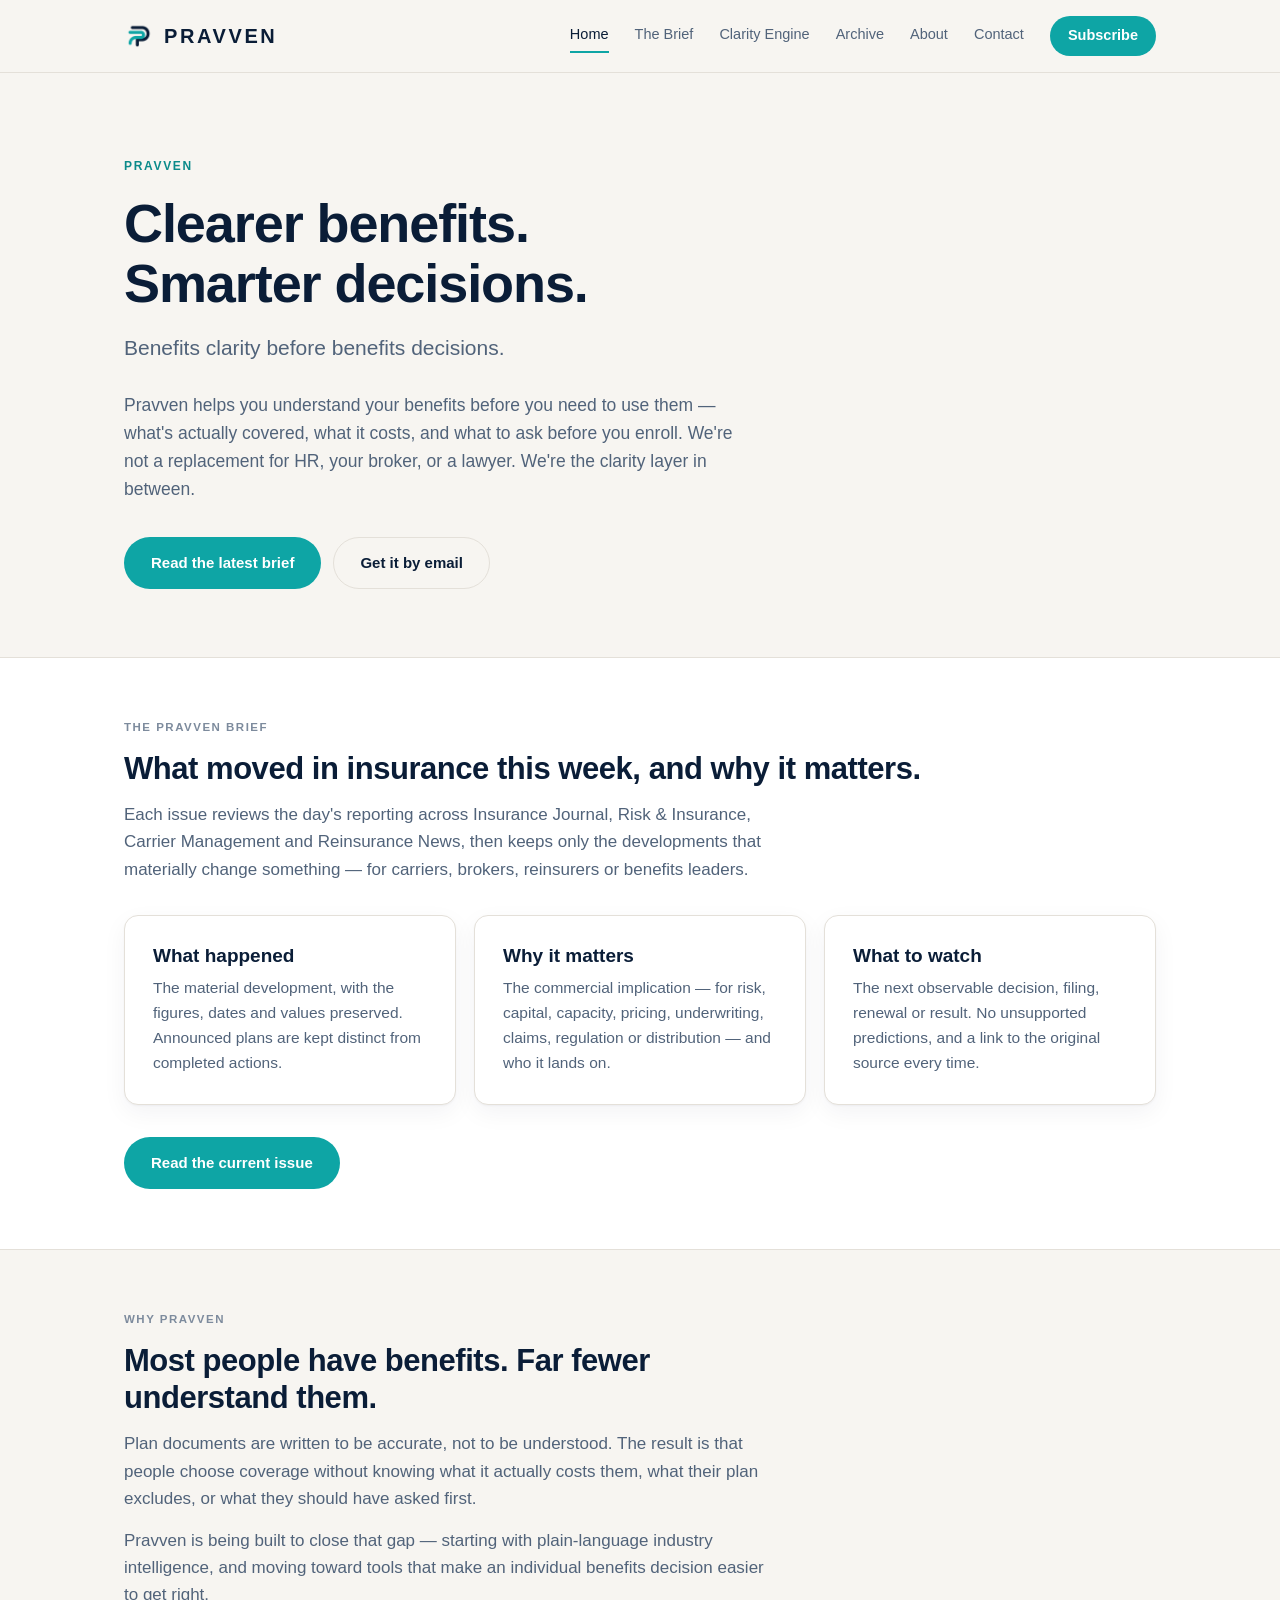
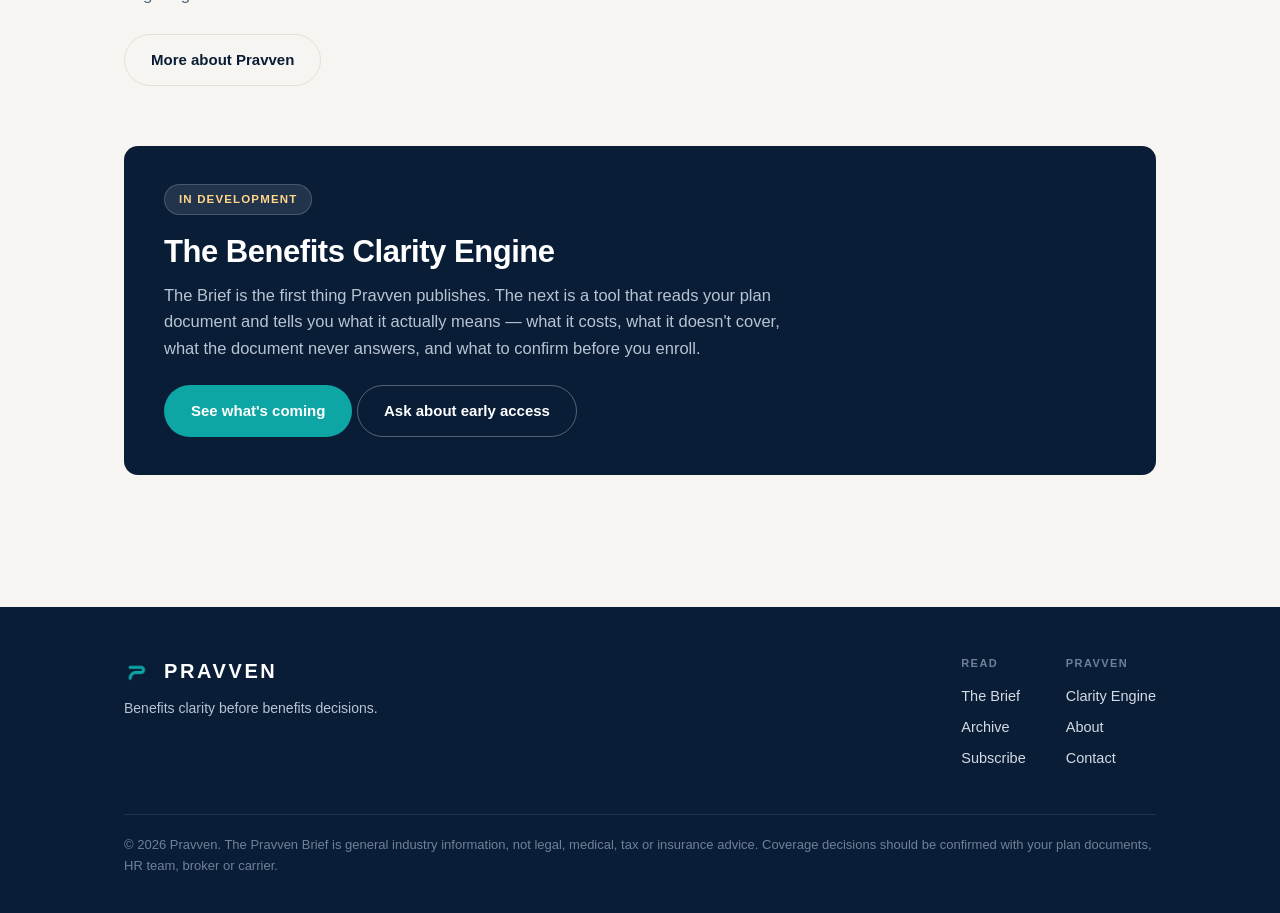
<file: index.html>
<!DOCTYPE html>
<html lang="en">
<head>
<meta charset="UTF-8" />
<meta name="viewport" content="width=device-width, initial-scale=1.0" />
<title>Pravven — Benefits clarity before benefits decisions</title>
<meta name="description" content="Pravven helps you understand your benefits before you need to use them — what's actually covered, what it costs, and what to ask before you enroll." />
<meta property="og:title" content="Pravven — Benefits clarity before benefits decisions" />
<meta property="og:description" content="Pravven helps you understand your benefits before you need to use them — what's actually covered, what it costs, and what to ask before you enroll." />
<meta property="og:type" content="website" />
<meta property="og:url" content="https://pravven.com/" />
<meta property="og:image" content="https://pravven.com/logo.png" />
<meta name="twitter:card" content="summary" />
<link rel="icon" type="image/png" href="logo.png" />
<link rel="stylesheet" href="styles.css" />
</head>
<body>

<header class="site-header">
  <div class="wrap">
    <a class="brand" href="index.html">
      <img src="logo.png" alt="" />
      <span>Pravven</span>
    </a>
    <nav class="nav">
      <a href="index.html" aria-current="page">Home</a>
      <a href="brief.html">The Brief</a>
      <a href="analyzer.html">Clarity Engine</a>
      <a href="archive.html">Archive</a>
      <a href="about.html">About</a>
      <a href="contact.html">Contact</a>
      <a class="nav-cta" href="subscribe.html">Subscribe</a>
    </nav>
  </div>
</header>

<main>

  <section class="hero">
    <div class="wrap">
      <p class="eyebrow">Pravven</p>
      <h1>Clearer benefits.<br />Smarter decisions.</h1>
      <p class="subhead">Benefits clarity before benefits decisions.</p>
      <p class="lede">Pravven helps you understand your benefits before you need to use them — what's actually covered, what it costs, and what to ask before you enroll. We're not a replacement for HR, your broker, or a lawyer. We're the clarity layer in between.</p>
      <div class="hero-actions">
        <a class="btn btn-primary" href="brief.html">Read the latest brief</a>
        <a class="btn btn-ghost" href="subscribe.html">Get it by email</a>
      </div>
    </div>
  </section>

  <section class="section section-alt">
    <div class="wrap">
      <p class="section-label">The Pravven Brief</p>
      <h2>What moved in insurance this week, and why it matters.</h2>
      <p class="muted" style="max-width:640px;margin-bottom:32px;">Each issue reviews the day's reporting across Insurance Journal, Risk &amp; Insurance, Carrier Management and Reinsurance News, then keeps only the developments that materially change something — for carriers, brokers, reinsurers or benefits leaders.</p>

      <div class="grid-3">
        <div class="card">
          <h3>What happened</h3>
          <p>The material development, with the figures, dates and values preserved. Announced plans are kept distinct from completed actions.</p>
        </div>
        <div class="card">
          <h3>Why it matters</h3>
          <p>The commercial implication — for risk, capital, capacity, pricing, underwriting, claims, regulation or distribution — and who it lands on.</p>
        </div>
        <div class="card">
          <h3>What to watch</h3>
          <p>The next observable decision, filing, renewal or result. No unsupported predictions, and a link to the original source every time.</p>
        </div>
      </div>

      <p style="margin-top:32px;">
        <a class="btn btn-primary" href="brief.html">Read the current issue</a>
      </p>
    </div>
  </section>

  <section class="section">
    <div class="wrap">
      <p class="section-label">Why Pravven</p>
      <h2 style="max-width:640px;">Most people have benefits. Far fewer understand them.</h2>
      <p class="muted" style="max-width:640px;">Plan documents are written to be accurate, not to be understood. The result is that people choose coverage without knowing what it actually costs them, what their plan excludes, or what they should have asked first.</p>
      <p class="muted" style="max-width:640px;">Pravven is being built to close that gap — starting with plain-language industry intelligence, and moving toward tools that make an individual benefits decision easier to get right.</p>
      <p style="margin-top:26px;"><a class="btn btn-ghost" href="about.html">More about Pravven</a></p>
    </div>
  </section>

  <section class="section" style="padding-top:0;">
    <div class="wrap">
      <div class="teaser">
        <span class="status-pill">In development</span>
        <h2>The Benefits Clarity Engine</h2>
        <p>The Brief is the first thing Pravven publishes. The next is a tool that reads your plan document and tells you what it actually means — what it costs, what it doesn't cover, what the document never answers, and what to confirm before you enroll.</p>
        <p style="margin-top:24px;">
          <a class="btn btn-primary" href="analyzer.html">See what's coming</a>
          <a class="btn btn-ghost" href="analyzer.html#early">Ask about early access</a>
        </p>
      </div>
    </div>
  </section>

</main>

<footer class="site-footer">
  <div class="wrap">
    <div>
      <a class="brand" href="index.html">
        <img src="logo.png" alt="" />
        <span>Pravven</span>
      </a>
      <p class="f-tag">Benefits clarity before benefits decisions.</p>
    </div>
    <div class="footer-nav">
      <div class="footer-col">
        <h4>Read</h4>
        <a href="brief.html">The Brief</a>
        <a href="archive.html">Archive</a>
        <a href="subscribe.html">Subscribe</a>
      </div>
      <div class="footer-col">
        <h4>Pravven</h4>
        <a href="analyzer.html">Clarity Engine</a>
        <a href="about.html">About</a>
        <a href="contact.html">Contact</a>
      </div>
    </div>
  </div>
  <div class="wrap">
    <p class="footer-base">© 2026 Pravven. The Pravven Brief is general industry information, not legal, medical, tax or insurance advice. Coverage decisions should be confirmed with your plan documents, HR team, broker or carrier.</p>
  </div>
</footer>

</body>
</html>
</file>
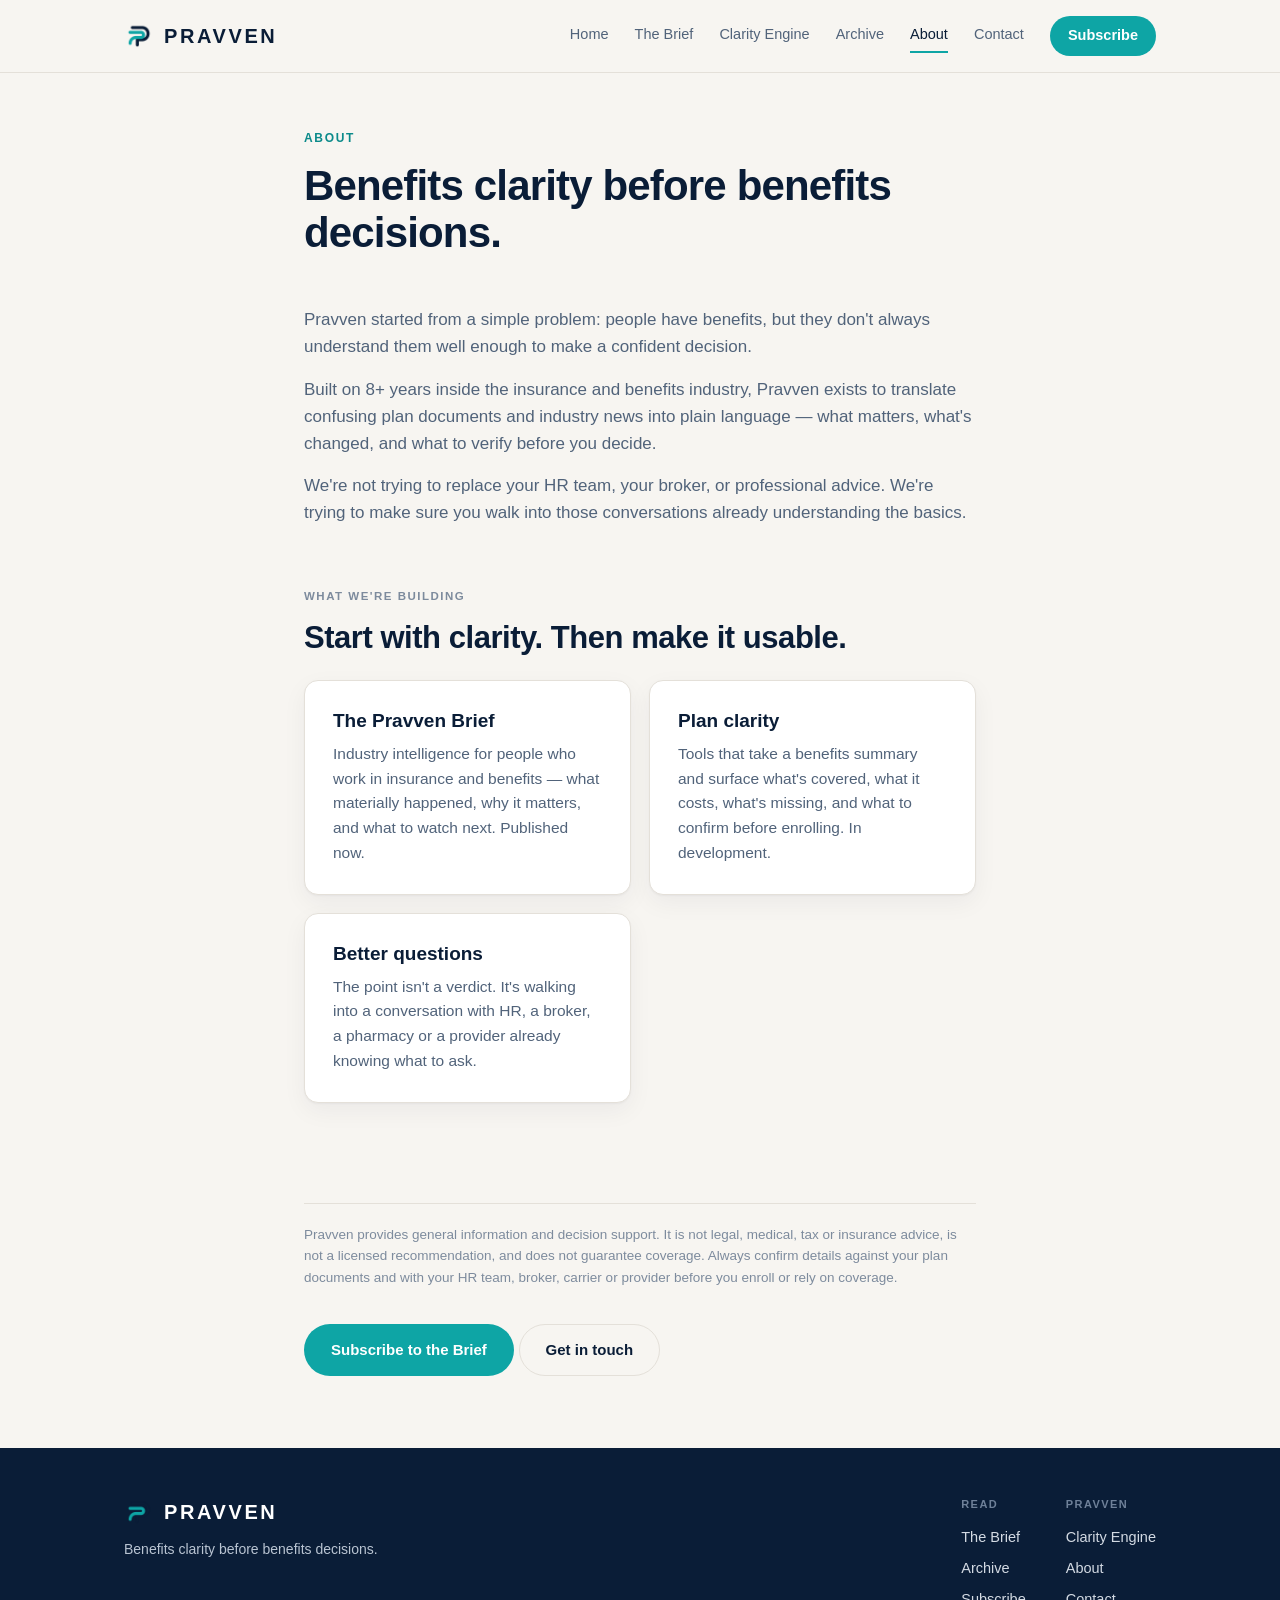
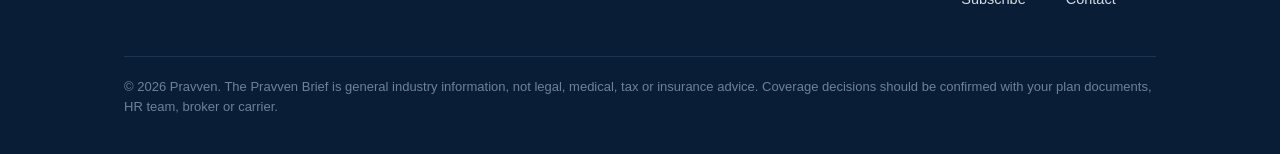
<file: about.html>
<!DOCTYPE html>
<html lang="en">
<head>
<meta charset="UTF-8" />
<meta name="viewport" content="width=device-width, initial-scale=1.0" />
<title>About — Pravven</title>
<meta name="description" content="Pravven exists to translate confusing plan documents and industry news into plain language — what matters, what's changed, and what to verify before you decide." />
<meta property="og:title" content="About — Pravven" />
<meta property="og:description" content="Pravven exists to translate confusing plan documents and industry news into plain language." />
<meta property="og:type" content="website" />
<meta property="og:url" content="https://pravven.com/about.html" />
<meta property="og:image" content="https://pravven.com/logo.png" />
<link rel="icon" type="image/png" href="logo.png" />
<link rel="stylesheet" href="styles.css" />
</head>
<body>

<header class="site-header">
  <div class="wrap">
    <a class="brand" href="index.html">
      <img src="logo.png" alt="" />
      <span>Pravven</span>
    </a>
    <nav class="nav">
      <a href="index.html">Home</a>
      <a href="brief.html">The Brief</a>
      <a href="analyzer.html">Clarity Engine</a>
      <a href="archive.html">Archive</a>
      <a href="about.html" aria-current="page">About</a>
      <a href="contact.html">Contact</a>
      <a class="nav-cta" href="subscribe.html">Subscribe</a>
    </nav>
  </div>
</header>

<main>
  <div class="wrap read">

    <div class="page-head">
      <p class="kicker">About</p>
      <h1>Benefits clarity before benefits decisions.</h1>
    </div>

    <div style="margin-top:26px;">
      <p class="muted">Pravven started from a simple problem: people have benefits, but they don't always understand them well enough to make a confident decision.</p>
      <p class="muted">Built on 8+ years inside the insurance and benefits industry, Pravven exists to translate confusing plan documents and industry news into plain language — what matters, what's changed, and what to verify before you decide.</p>
      <p class="muted">We're not trying to replace your HR team, your broker, or professional advice. We're trying to make sure you walk into those conversations already understanding the basics.</p>
    </div>

    <div class="section">
      <p class="section-label">What we're building</p>
      <h2>Start with clarity. Then make it usable.</h2>
      <div class="grid-3" style="margin-top:24px;">
        <div class="card">
          <h3>The Pravven Brief</h3>
          <p>Industry intelligence for people who work in insurance and benefits — what materially happened, why it matters, and what to watch next. Published now.</p>
        </div>
        <div class="card">
          <h3>Plan clarity</h3>
          <p>Tools that take a benefits summary and surface what's covered, what it costs, what's missing, and what to confirm before enrolling. In development.</p>
        </div>
        <div class="card">
          <h3>Better questions</h3>
          <p>The point isn't a verdict. It's walking into a conversation with HR, a broker, a pharmacy or a provider already knowing what to ask.</p>
        </div>
      </div>
    </div>

    <div class="disclaimer">
      <p>Pravven provides general information and decision support. It is not legal, medical, tax or insurance advice, is not a licensed recommendation, and does not guarantee coverage. Always confirm details against your plan documents and with your HR team, broker, carrier or provider before you enroll or rely on coverage.</p>
    </div>

    <div style="margin:36px 0 8px;">
      <a class="btn btn-primary" href="subscribe.html">Subscribe to the Brief</a>
      <a class="btn btn-ghost" href="contact.html">Get in touch</a>
    </div>

  </div>
</main>

<footer class="site-footer">
  <div class="wrap">
    <div>
      <a class="brand" href="index.html">
        <img src="logo.png" alt="" />
        <span>Pravven</span>
      </a>
      <p class="f-tag">Benefits clarity before benefits decisions.</p>
    </div>
    <div class="footer-nav">
      <div class="footer-col">
        <h4>Read</h4>
        <a href="brief.html">The Brief</a>
        <a href="archive.html">Archive</a>
        <a href="subscribe.html">Subscribe</a>
      </div>
      <div class="footer-col">
        <h4>Pravven</h4>
        <a href="analyzer.html">Clarity Engine</a>
        <a href="about.html">About</a>
        <a href="contact.html">Contact</a>
      </div>
    </div>
  </div>
  <div class="wrap">
    <p class="footer-base">© 2026 Pravven. The Pravven Brief is general industry information, not legal, medical, tax or insurance advice. Coverage decisions should be confirmed with your plan documents, HR team, broker or carrier.</p>
  </div>
</footer>

</body>
</html>
</file>
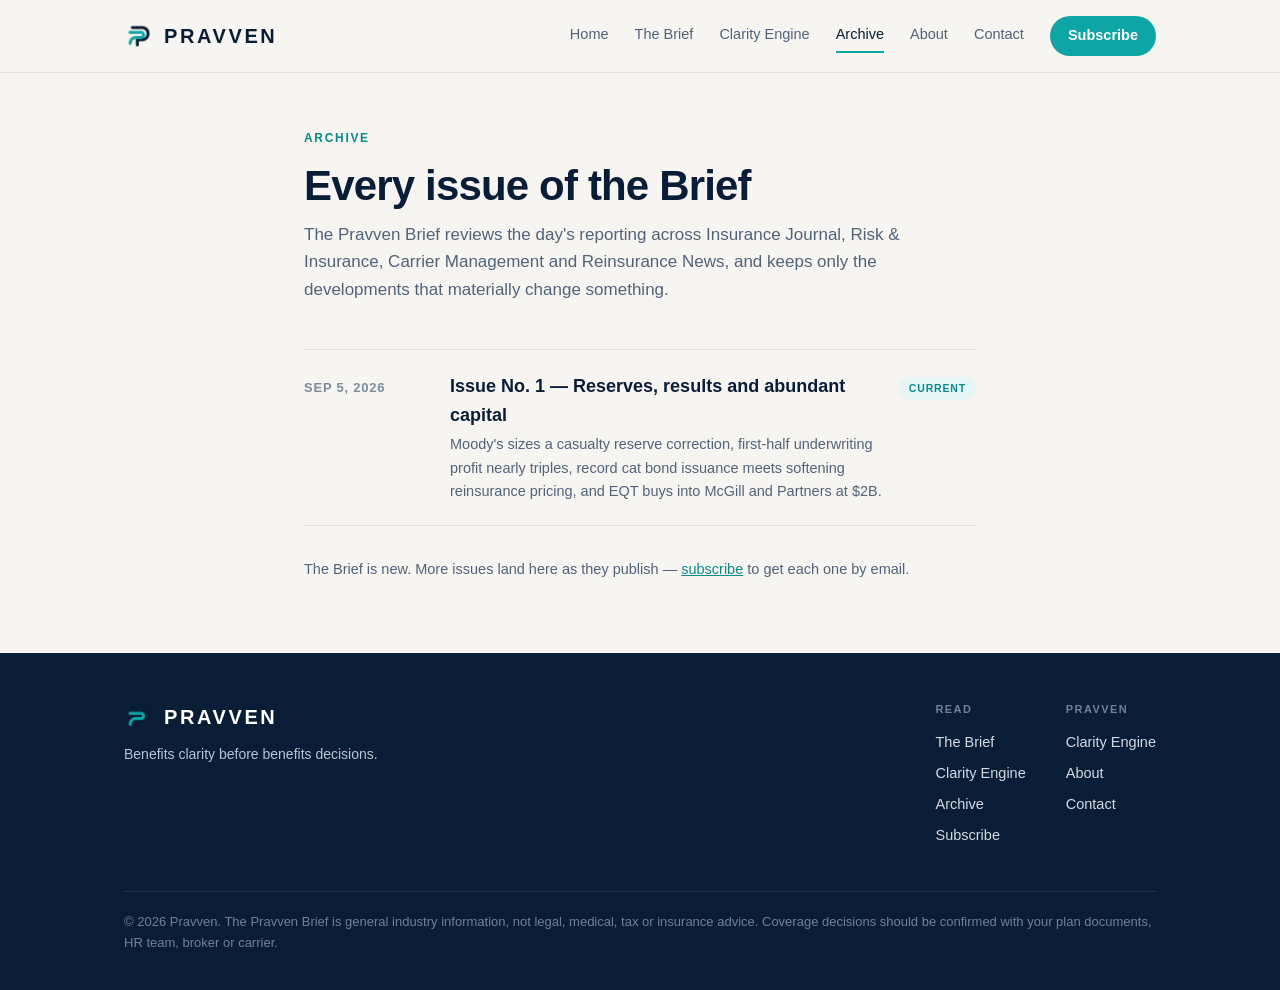
<file: archive.html>
<!DOCTYPE html>
<html lang="en">
<head>
<meta charset="UTF-8" />
<meta name="viewport" content="width=device-width, initial-scale=1.0" />
<title>Archive — The Pravven Brief</title>
<meta name="description" content="Past issues of The Pravven Brief — executive insurance intelligence on what materially moved, and why it matters." />
<meta property="og:title" content="Archive — The Pravven Brief" />
<meta property="og:description" content="Past issues of The Pravven Brief." />
<meta property="og:type" content="website" />
<meta property="og:url" content="https://pravven.com/archive.html" />
<meta property="og:image" content="https://pravven.com/logo.png" />
<link rel="icon" type="image/png" href="logo.png" />
<link rel="stylesheet" href="styles.css" />
</head>
<body>

<header class="site-header">
  <div class="wrap">
    <a class="brand" href="index.html">
      <img src="logo.png" alt="" />
      <span>Pravven</span>
    </a>
    <nav class="nav">
      <a href="index.html">Home</a>
      <a href="brief.html">The Brief</a>
      <a href="analyzer.html">Clarity Engine</a>
      <a href="archive.html" aria-current="page">Archive</a>
      <a href="about.html">About</a>
      <a href="contact.html">Contact</a>
      <a class="nav-cta" href="subscribe.html">Subscribe</a>
    </nav>
  </div>
</header>

<main>
  <div class="wrap read">

    <div class="page-head">
      <p class="kicker">Archive</p>
      <h1>Every issue of the Brief</h1>
      <p>The Pravven Brief reviews the day's reporting across Insurance Journal, Risk &amp; Insurance, Carrier Management and Reinsurance News, and keeps only the developments that materially change something.</p>
    </div>

    <ul class="issue-list" style="margin-top:34px;">

      <li class="issue-row">
        <span class="date">Sep 5, 2026</span>
        <span class="title">
          <a href="brief.html">Issue No. 1 — Reserves, results and abundant capital</a>
          <p>Moody's sizes a casualty reserve correction, first-half underwriting profit nearly triples, record cat bond issuance meets softening reinsurance pricing, and EQT buys into McGill and Partners at $2B.</p>
        </span>
        <span class="tag-current">Current</span>
      </li>

    </ul>

    <p class="muted small" style="margin-top:32px;">The Brief is new. More issues land here as they publish — <a href="subscribe.html">subscribe</a> to get each one by email.</p>

  </div>
</main>

<footer class="site-footer">
  <div class="wrap">
    <div>
      <a class="brand" href="index.html">
        <img src="logo.png" alt="" />
        <span>Pravven</span>
      </a>
      <p class="f-tag">Benefits clarity before benefits decisions.</p>
    </div>
    <div class="footer-nav">
      <div class="footer-col">
        <h4>Read</h4>
        <a href="brief.html">The Brief</a>
        <a href="analyzer.html">Clarity Engine</a>
      <a href="archive.html">Archive</a>
        <a href="subscribe.html">Subscribe</a>
      </div>
      <div class="footer-col">
        <h4>Pravven</h4>
        <a href="analyzer.html">Clarity Engine</a>
        <a href="about.html">About</a>
        <a href="contact.html">Contact</a>
      </div>
    </div>
  </div>
  <div class="wrap">
    <p class="footer-base">© 2026 Pravven. The Pravven Brief is general industry information, not legal, medical, tax or insurance advice. Coverage decisions should be confirmed with your plan documents, HR team, broker or carrier.</p>
  </div>
</footer>

</body>
</html>
</file>
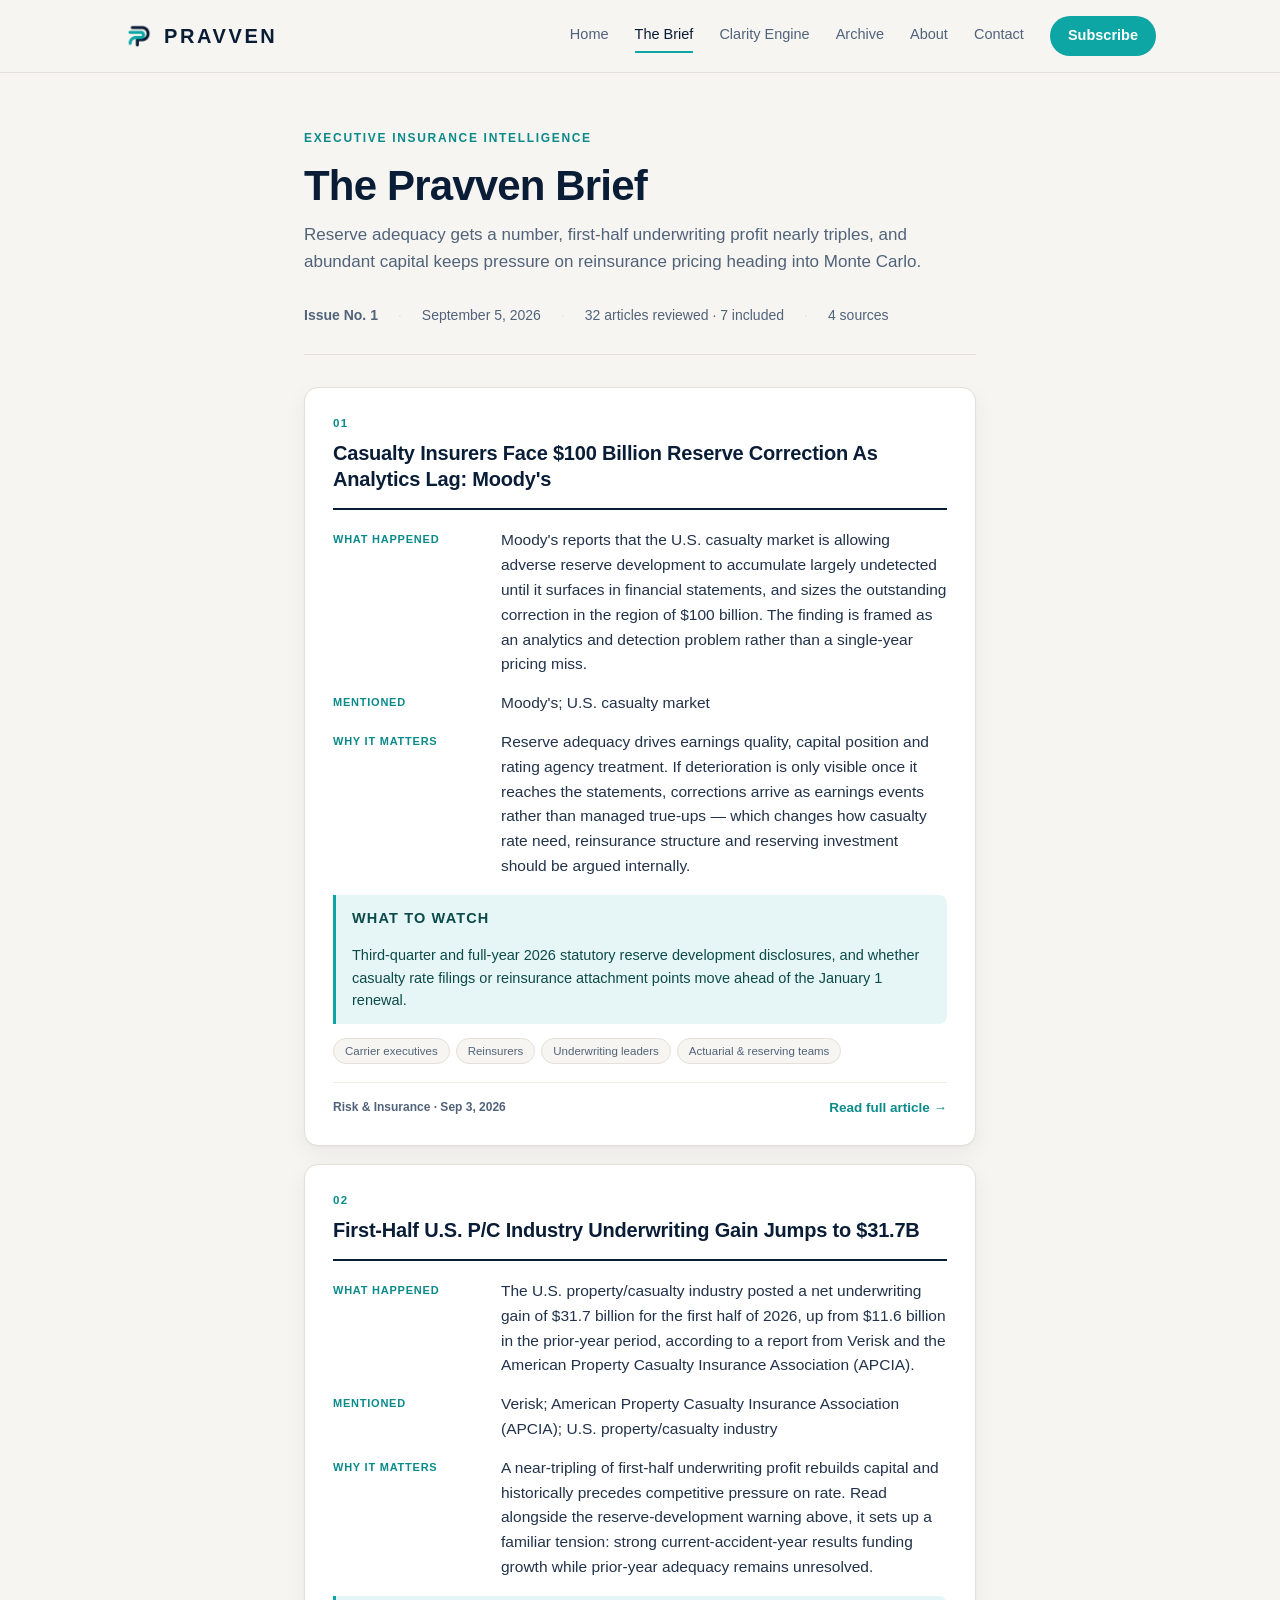
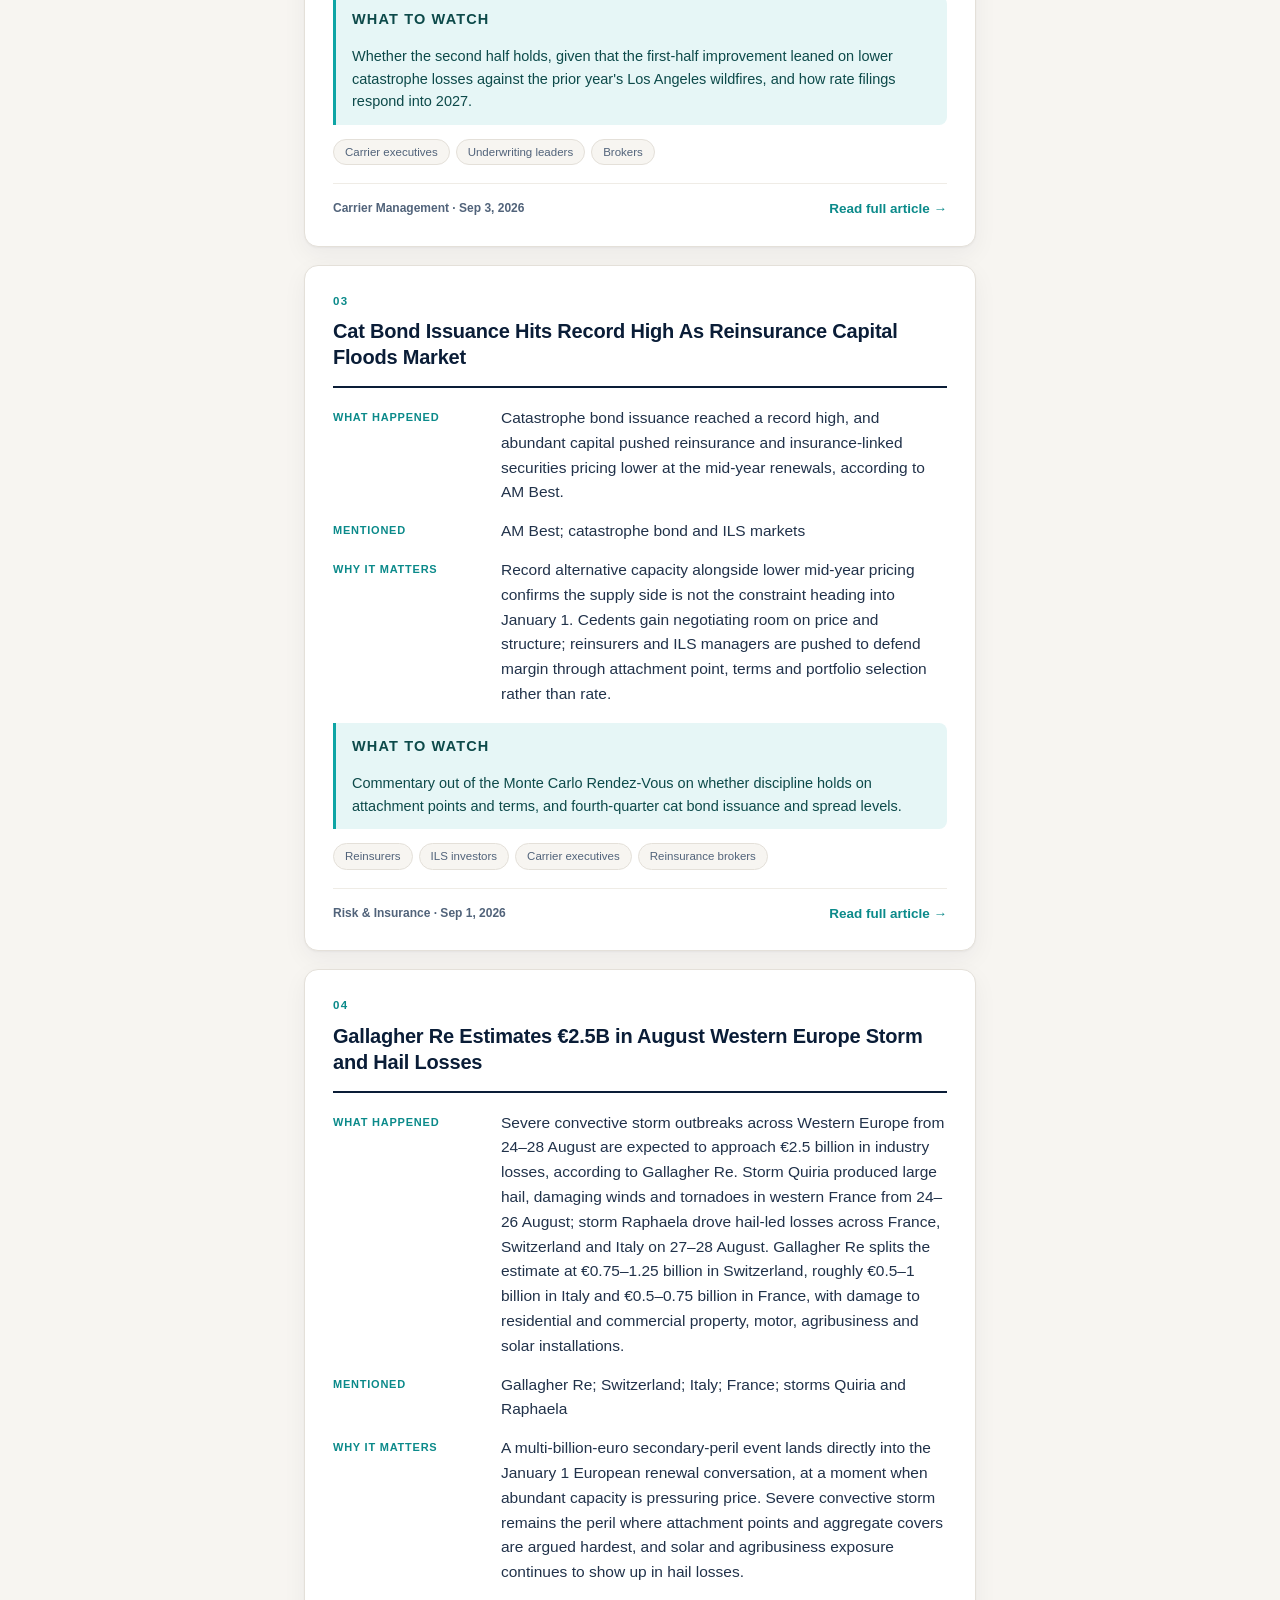
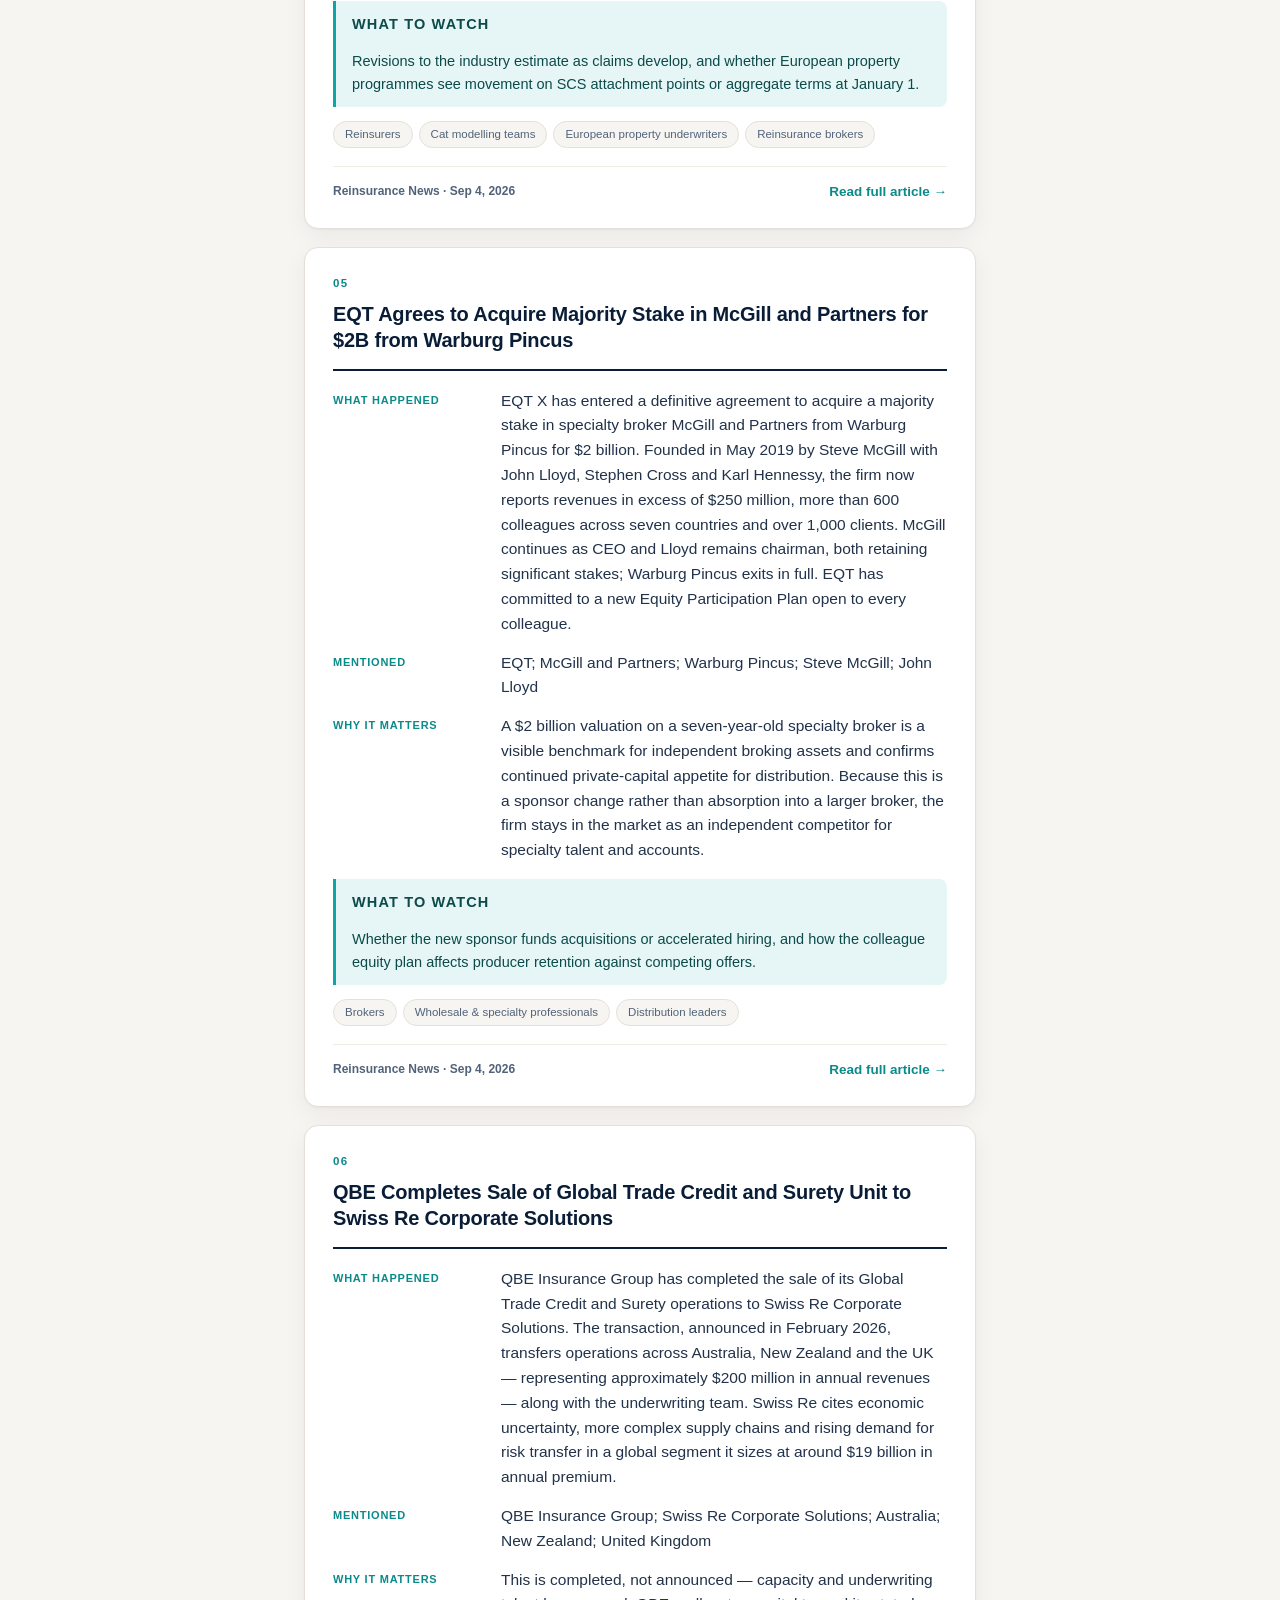
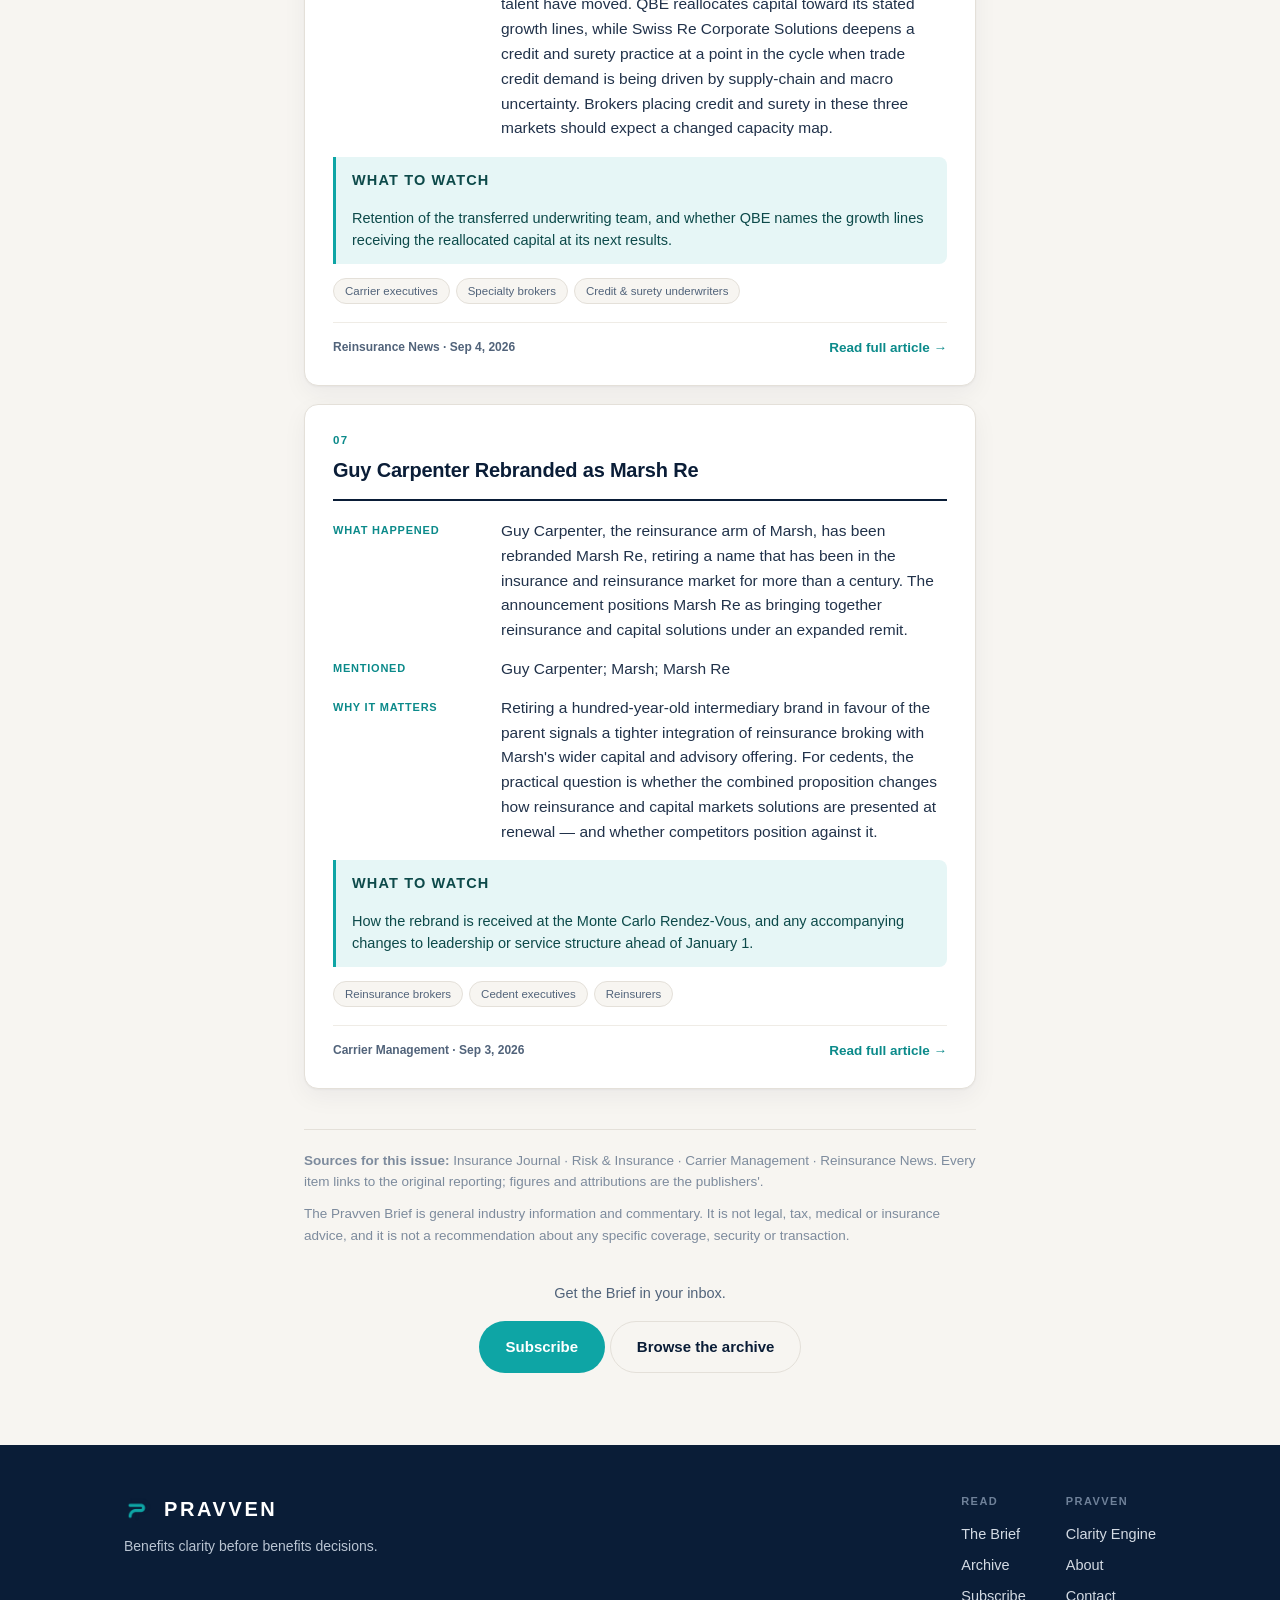
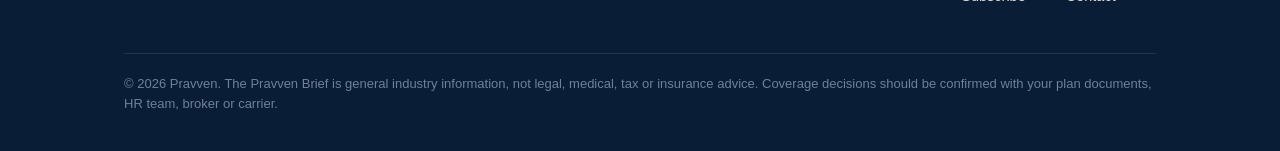
<file: brief.html>
<!DOCTYPE html>
<html lang="en">
<head>
<meta charset="UTF-8" />
<meta name="viewport" content="width=device-width, initial-scale=1.0" />
<title>The Pravven Brief — September 5, 2026</title>
<meta name="description" content="Executive insurance intelligence: reserve adequacy, first-half underwriting results, softening reinsurance pricing, European storm losses and broker M&A — what happened, why it matters, what to watch." />
<meta property="og:title" content="The Pravven Brief — September 5, 2026" />
<meta property="og:description" content="What materially moved in insurance this week, and why it matters." />
<meta property="og:type" content="article" />
<meta property="og:url" content="https://pravven.com/brief.html" />
<meta property="og:image" content="https://pravven.com/logo.png" />
<meta name="twitter:card" content="summary" />
<link rel="icon" type="image/png" href="logo.png" />
<link rel="stylesheet" href="styles.css" />
</head>
<body>

<header class="site-header">
  <div class="wrap">
    <a class="brand" href="index.html">
      <img src="logo.png" alt="" />
      <span>Pravven</span>
    </a>
    <nav class="nav">
      <a href="index.html">Home</a>
      <a href="brief.html" aria-current="page">The Brief</a>
      <a href="analyzer.html">Clarity Engine</a>
      <a href="archive.html">Archive</a>
      <a href="about.html">About</a>
      <a href="contact.html">Contact</a>
      <a class="nav-cta" href="subscribe.html">Subscribe</a>
    </nav>
  </div>
</header>

<main>
  <div class="wrap read">

    <div class="page-head">
      <p class="kicker">Executive Insurance Intelligence</p>
      <h1>The Pravven Brief</h1>
      <p>Reserve adequacy gets a number, first-half underwriting profit nearly triples, and abundant capital keeps pressure on reinsurance pricing heading into Monte Carlo.</p>
    </div>

    <div class="issue-meta">
      <span><strong>Issue No. 1</strong></span>
      <span class="dot">·</span>
      <span>September 5, 2026</span>
      <span class="dot">·</span>
      <span>32 articles reviewed · 7 included</span>
      <span class="dot">·</span>
      <span>4 sources</span>
    </div>

    <!-- ============================================================= 1 -->
    <article class="article-card">
      <p class="article-num">01</p>
      <h2 class="article-heading">Casualty Insurers Face $100 Billion Reserve Correction As Analytics Lag: Moody's</h2>

      <div class="fact-row">
        <span class="fact-label">What happened</span>
        <span class="fact-value">Moody's reports that the U.S. casualty market is allowing adverse reserve development to accumulate largely undetected until it surfaces in financial statements, and sizes the outstanding correction in the region of $100 billion. The finding is framed as an analytics and detection problem rather than a single-year pricing miss.</span>
      </div>
      <div class="fact-row">
        <span class="fact-label">Mentioned</span>
        <span class="fact-value">Moody's; U.S. casualty market</span>
      </div>
      <div class="fact-row">
        <span class="fact-label">Why it matters</span>
        <span class="fact-value">Reserve adequacy drives earnings quality, capital position and rating agency treatment. If deterioration is only visible once it reaches the statements, corrections arrive as earnings events rather than managed true-ups — which changes how casualty rate need, reinsurance structure and reserving investment should be argued internally.</span>
      </div>

      <div class="watch-box">
        <p class="watch-label">What to watch</p>
        <p>Third-quarter and full-year 2026 statutory reserve development disclosures, and whether casualty rate filings or reinsurance attachment points move ahead of the January 1 renewal.</p>
      </div>

      <div class="audience-pills">
        <span class="audience-pill">Carrier executives</span>
        <span class="audience-pill">Reinsurers</span>
        <span class="audience-pill">Underwriting leaders</span>
        <span class="audience-pill">Actuarial &amp; reserving teams</span>
      </div>

      <div class="card-footer">
        <span class="source-badge">Risk &amp; Insurance · Sep 3, 2026</span>
        <a class="article-link" href="https://riskandinsurance.com/casualty-insurers-face-100-billion-reserve-correction-as-analytics-lag-moodys/" target="_blank" rel="noopener">Read full article →</a>
      </div>
    </article>

    <!-- ============================================================= 2 -->
    <article class="article-card">
      <p class="article-num">02</p>
      <h2 class="article-heading">First-Half U.S. P/C Industry Underwriting Gain Jumps to $31.7B</h2>

      <div class="fact-row">
        <span class="fact-label">What happened</span>
        <span class="fact-value">The U.S. property/casualty industry posted a net underwriting gain of $31.7 billion for the first half of 2026, up from $11.6 billion in the prior-year period, according to a report from Verisk and the American Property Casualty Insurance Association (APCIA).</span>
      </div>
      <div class="fact-row">
        <span class="fact-label">Mentioned</span>
        <span class="fact-value">Verisk; American Property Casualty Insurance Association (APCIA); U.S. property/casualty industry</span>
      </div>
      <div class="fact-row">
        <span class="fact-label">Why it matters</span>
        <span class="fact-value">A near-tripling of first-half underwriting profit rebuilds capital and historically precedes competitive pressure on rate. Read alongside the reserve-development warning above, it sets up a familiar tension: strong current-accident-year results funding growth while prior-year adequacy remains unresolved.</span>
      </div>

      <div class="watch-box">
        <p class="watch-label">What to watch</p>
        <p>Whether the second half holds, given that the first-half improvement leaned on lower catastrophe losses against the prior year's Los Angeles wildfires, and how rate filings respond into 2027.</p>
      </div>

      <div class="audience-pills">
        <span class="audience-pill">Carrier executives</span>
        <span class="audience-pill">Underwriting leaders</span>
        <span class="audience-pill">Brokers</span>
      </div>

      <div class="card-footer">
        <span class="source-badge">Carrier Management · Sep 3, 2026</span>
        <a class="article-link" href="https://www.carriermanagement.com/news/2026/09/03/291650.htm" target="_blank" rel="noopener">Read full article →</a>
      </div>
    </article>

    <!-- ============================================================= 3 -->
    <article class="article-card">
      <p class="article-num">03</p>
      <h2 class="article-heading">Cat Bond Issuance Hits Record High As Reinsurance Capital Floods Market</h2>

      <div class="fact-row">
        <span class="fact-label">What happened</span>
        <span class="fact-value">Catastrophe bond issuance reached a record high, and abundant capital pushed reinsurance and insurance-linked securities pricing lower at the mid-year renewals, according to AM Best.</span>
      </div>
      <div class="fact-row">
        <span class="fact-label">Mentioned</span>
        <span class="fact-value">AM Best; catastrophe bond and ILS markets</span>
      </div>
      <div class="fact-row">
        <span class="fact-label">Why it matters</span>
        <span class="fact-value">Record alternative capacity alongside lower mid-year pricing confirms the supply side is not the constraint heading into January 1. Cedents gain negotiating room on price and structure; reinsurers and ILS managers are pushed to defend margin through attachment point, terms and portfolio selection rather than rate.</span>
      </div>

      <div class="watch-box">
        <p class="watch-label">What to watch</p>
        <p>Commentary out of the Monte Carlo Rendez-Vous on whether discipline holds on attachment points and terms, and fourth-quarter cat bond issuance and spread levels.</p>
      </div>

      <div class="audience-pills">
        <span class="audience-pill">Reinsurers</span>
        <span class="audience-pill">ILS investors</span>
        <span class="audience-pill">Carrier executives</span>
        <span class="audience-pill">Reinsurance brokers</span>
      </div>

      <div class="card-footer">
        <span class="source-badge">Risk &amp; Insurance · Sep 1, 2026</span>
        <a class="article-link" href="https://riskandinsurance.com/cat-bond-issuance-hits-record-high-as-reinsurance-capital-floods-market/" target="_blank" rel="noopener">Read full article →</a>
      </div>
    </article>

    <!-- ============================================================= 4 -->
    <article class="article-card">
      <p class="article-num">04</p>
      <h2 class="article-heading">Gallagher Re Estimates €2.5B in August Western Europe Storm and Hail Losses</h2>

      <div class="fact-row">
        <span class="fact-label">What happened</span>
        <span class="fact-value">Severe convective storm outbreaks across Western Europe from 24–28 August are expected to approach €2.5 billion in industry losses, according to Gallagher Re. Storm Quiria produced large hail, damaging winds and tornadoes in western France from 24–26 August; storm Raphaela drove hail-led losses across France, Switzerland and Italy on 27–28 August. Gallagher Re splits the estimate at €0.75–1.25 billion in Switzerland, roughly €0.5–1 billion in Italy and €0.5–0.75 billion in France, with damage to residential and commercial property, motor, agribusiness and solar installations.</span>
      </div>
      <div class="fact-row">
        <span class="fact-label">Mentioned</span>
        <span class="fact-value">Gallagher Re; Switzerland; Italy; France; storms Quiria and Raphaela</span>
      </div>
      <div class="fact-row">
        <span class="fact-label">Why it matters</span>
        <span class="fact-value">A multi-billion-euro secondary-peril event lands directly into the January 1 European renewal conversation, at a moment when abundant capacity is pressuring price. Severe convective storm remains the peril where attachment points and aggregate covers are argued hardest, and solar and agribusiness exposure continues to show up in hail losses.</span>
      </div>

      <div class="watch-box">
        <p class="watch-label">What to watch</p>
        <p>Revisions to the industry estimate as claims develop, and whether European property programmes see movement on SCS attachment points or aggregate terms at January 1.</p>
      </div>

      <div class="audience-pills">
        <span class="audience-pill">Reinsurers</span>
        <span class="audience-pill">Cat modelling teams</span>
        <span class="audience-pill">European property underwriters</span>
        <span class="audience-pill">Reinsurance brokers</span>
      </div>

      <div class="card-footer">
        <span class="source-badge">Reinsurance News · Sep 4, 2026</span>
        <a class="article-link" href="https://www.reinsurancene.ws/gallagher-re-estimates-2-5bn-in-august-western-europe-scs-hail-losses/" target="_blank" rel="noopener">Read full article →</a>
      </div>
    </article>

    <!-- ============================================================= 5 -->
    <article class="article-card">
      <p class="article-num">05</p>
      <h2 class="article-heading">EQT Agrees to Acquire Majority Stake in McGill and Partners for $2B from Warburg Pincus</h2>

      <div class="fact-row">
        <span class="fact-label">What happened</span>
        <span class="fact-value">EQT X has entered a definitive agreement to acquire a majority stake in specialty broker McGill and Partners from Warburg Pincus for $2 billion. Founded in May 2019 by Steve McGill with John Lloyd, Stephen Cross and Karl Hennessy, the firm now reports revenues in excess of $250 million, more than 600 colleagues across seven countries and over 1,000 clients. McGill continues as CEO and Lloyd remains chairman, both retaining significant stakes; Warburg Pincus exits in full. EQT has committed to a new Equity Participation Plan open to every colleague.</span>
      </div>
      <div class="fact-row">
        <span class="fact-label">Mentioned</span>
        <span class="fact-value">EQT; McGill and Partners; Warburg Pincus; Steve McGill; John Lloyd</span>
      </div>
      <div class="fact-row">
        <span class="fact-label">Why it matters</span>
        <span class="fact-value">A $2 billion valuation on a seven-year-old specialty broker is a visible benchmark for independent broking assets and confirms continued private-capital appetite for distribution. Because this is a sponsor change rather than absorption into a larger broker, the firm stays in the market as an independent competitor for specialty talent and accounts.</span>
      </div>

      <div class="watch-box">
        <p class="watch-label">What to watch</p>
        <p>Whether the new sponsor funds acquisitions or accelerated hiring, and how the colleague equity plan affects producer retention against competing offers.</p>
      </div>

      <div class="audience-pills">
        <span class="audience-pill">Brokers</span>
        <span class="audience-pill">Wholesale &amp; specialty professionals</span>
        <span class="audience-pill">Distribution leaders</span>
      </div>

      <div class="card-footer">
        <span class="source-badge">Reinsurance News · Sep 4, 2026</span>
        <a class="article-link" href="https://www.reinsurancene.ws/eqt-agrees-to-acquire-majority-stake-in-mcgill-and-partners-for-2bn-from-warburg-pincus/" target="_blank" rel="noopener">Read full article →</a>
      </div>
    </article>

    <!-- ============================================================= 6 -->
    <article class="article-card">
      <p class="article-num">06</p>
      <h2 class="article-heading">QBE Completes Sale of Global Trade Credit and Surety Unit to Swiss Re Corporate Solutions</h2>

      <div class="fact-row">
        <span class="fact-label">What happened</span>
        <span class="fact-value">QBE Insurance Group has completed the sale of its Global Trade Credit and Surety operations to Swiss Re Corporate Solutions. The transaction, announced in February 2026, transfers operations across Australia, New Zealand and the UK — representing approximately $200 million in annual revenues — along with the underwriting team. Swiss Re cites economic uncertainty, more complex supply chains and rising demand for risk transfer in a global segment it sizes at around $19 billion in annual premium.</span>
      </div>
      <div class="fact-row">
        <span class="fact-label">Mentioned</span>
        <span class="fact-value">QBE Insurance Group; Swiss Re Corporate Solutions; Australia; New Zealand; United Kingdom</span>
      </div>
      <div class="fact-row">
        <span class="fact-label">Why it matters</span>
        <span class="fact-value">This is completed, not announced — capacity and underwriting talent have moved. QBE reallocates capital toward its stated growth lines, while Swiss Re Corporate Solutions deepens a credit and surety practice at a point in the cycle when trade credit demand is being driven by supply-chain and macro uncertainty. Brokers placing credit and surety in these three markets should expect a changed capacity map.</span>
      </div>

      <div class="watch-box">
        <p class="watch-label">What to watch</p>
        <p>Retention of the transferred underwriting team, and whether QBE names the growth lines receiving the reallocated capital at its next results.</p>
      </div>

      <div class="audience-pills">
        <span class="audience-pill">Carrier executives</span>
        <span class="audience-pill">Specialty brokers</span>
        <span class="audience-pill">Credit &amp; surety underwriters</span>
      </div>

      <div class="card-footer">
        <span class="source-badge">Reinsurance News · Sep 4, 2026</span>
        <a class="article-link" href="https://www.reinsurancene.ws/qbe-completes-sale-of-global-trade-credit-and-surety-unit-to-swiss-re-corporate-solutions/" target="_blank" rel="noopener">Read full article →</a>
      </div>
    </article>

    <!-- ============================================================= 7 -->
    <article class="article-card">
      <p class="article-num">07</p>
      <h2 class="article-heading">Guy Carpenter Rebranded as Marsh Re</h2>

      <div class="fact-row">
        <span class="fact-label">What happened</span>
        <span class="fact-value">Guy Carpenter, the reinsurance arm of Marsh, has been rebranded Marsh Re, retiring a name that has been in the insurance and reinsurance market for more than a century. The announcement positions Marsh Re as bringing together reinsurance and capital solutions under an expanded remit.</span>
      </div>
      <div class="fact-row">
        <span class="fact-label">Mentioned</span>
        <span class="fact-value">Guy Carpenter; Marsh; Marsh Re</span>
      </div>
      <div class="fact-row">
        <span class="fact-label">Why it matters</span>
        <span class="fact-value">Retiring a hundred-year-old intermediary brand in favour of the parent signals a tighter integration of reinsurance broking with Marsh's wider capital and advisory offering. For cedents, the practical question is whether the combined proposition changes how reinsurance and capital markets solutions are presented at renewal — and whether competitors position against it.</span>
      </div>

      <div class="watch-box">
        <p class="watch-label">What to watch</p>
        <p>How the rebrand is received at the Monte Carlo Rendez-Vous, and any accompanying changes to leadership or service structure ahead of January 1.</p>
      </div>

      <div class="audience-pills">
        <span class="audience-pill">Reinsurance brokers</span>
        <span class="audience-pill">Cedent executives</span>
        <span class="audience-pill">Reinsurers</span>
      </div>

      <div class="card-footer">
        <span class="source-badge">Carrier Management · Sep 3, 2026</span>
        <a class="article-link" href="https://www.carriermanagement.com/news/2026/09/03/291645.htm" target="_blank" rel="noopener">Read full article →</a>
      </div>
    </article>

    <div class="disclaimer">
      <p><strong>Sources for this issue:</strong> Insurance Journal · Risk &amp; Insurance · Carrier Management · Reinsurance News. Every item links to the original reporting; figures and attributions are the publishers'.</p>
      <p style="margin-top:10px;">The Pravven Brief is general industry information and commentary. It is not legal, tax, medical or insurance advice, and it is not a recommendation about any specific coverage, security or transaction.</p>
    </div>

    <div style="margin:36px 0 8px;text-align:center;">
      <p class="muted small" style="margin-bottom:16px;">Get the Brief in your inbox.</p>
      <a class="btn btn-primary" href="subscribe.html">Subscribe</a>
      <a class="btn btn-ghost" href="archive.html">Browse the archive</a>
    </div>

  </div>
</main>

<footer class="site-footer">
  <div class="wrap">
    <div>
      <a class="brand" href="index.html">
        <img src="logo.png" alt="" />
        <span>Pravven</span>
      </a>
      <p class="f-tag">Benefits clarity before benefits decisions.</p>
    </div>
    <div class="footer-nav">
      <div class="footer-col">
        <h4>Read</h4>
        <a href="brief.html">The Brief</a>
        <a href="archive.html">Archive</a>
        <a href="subscribe.html">Subscribe</a>
      </div>
      <div class="footer-col">
        <h4>Pravven</h4>
        <a href="analyzer.html">Clarity Engine</a>
        <a href="about.html">About</a>
        <a href="contact.html">Contact</a>
      </div>
    </div>
  </div>
  <div class="wrap">
    <p class="footer-base">© 2026 Pravven. The Pravven Brief is general industry information, not legal, medical, tax or insurance advice. Coverage decisions should be confirmed with your plan documents, HR team, broker or carrier.</p>
  </div>
</footer>

</body>
</html>
</file>
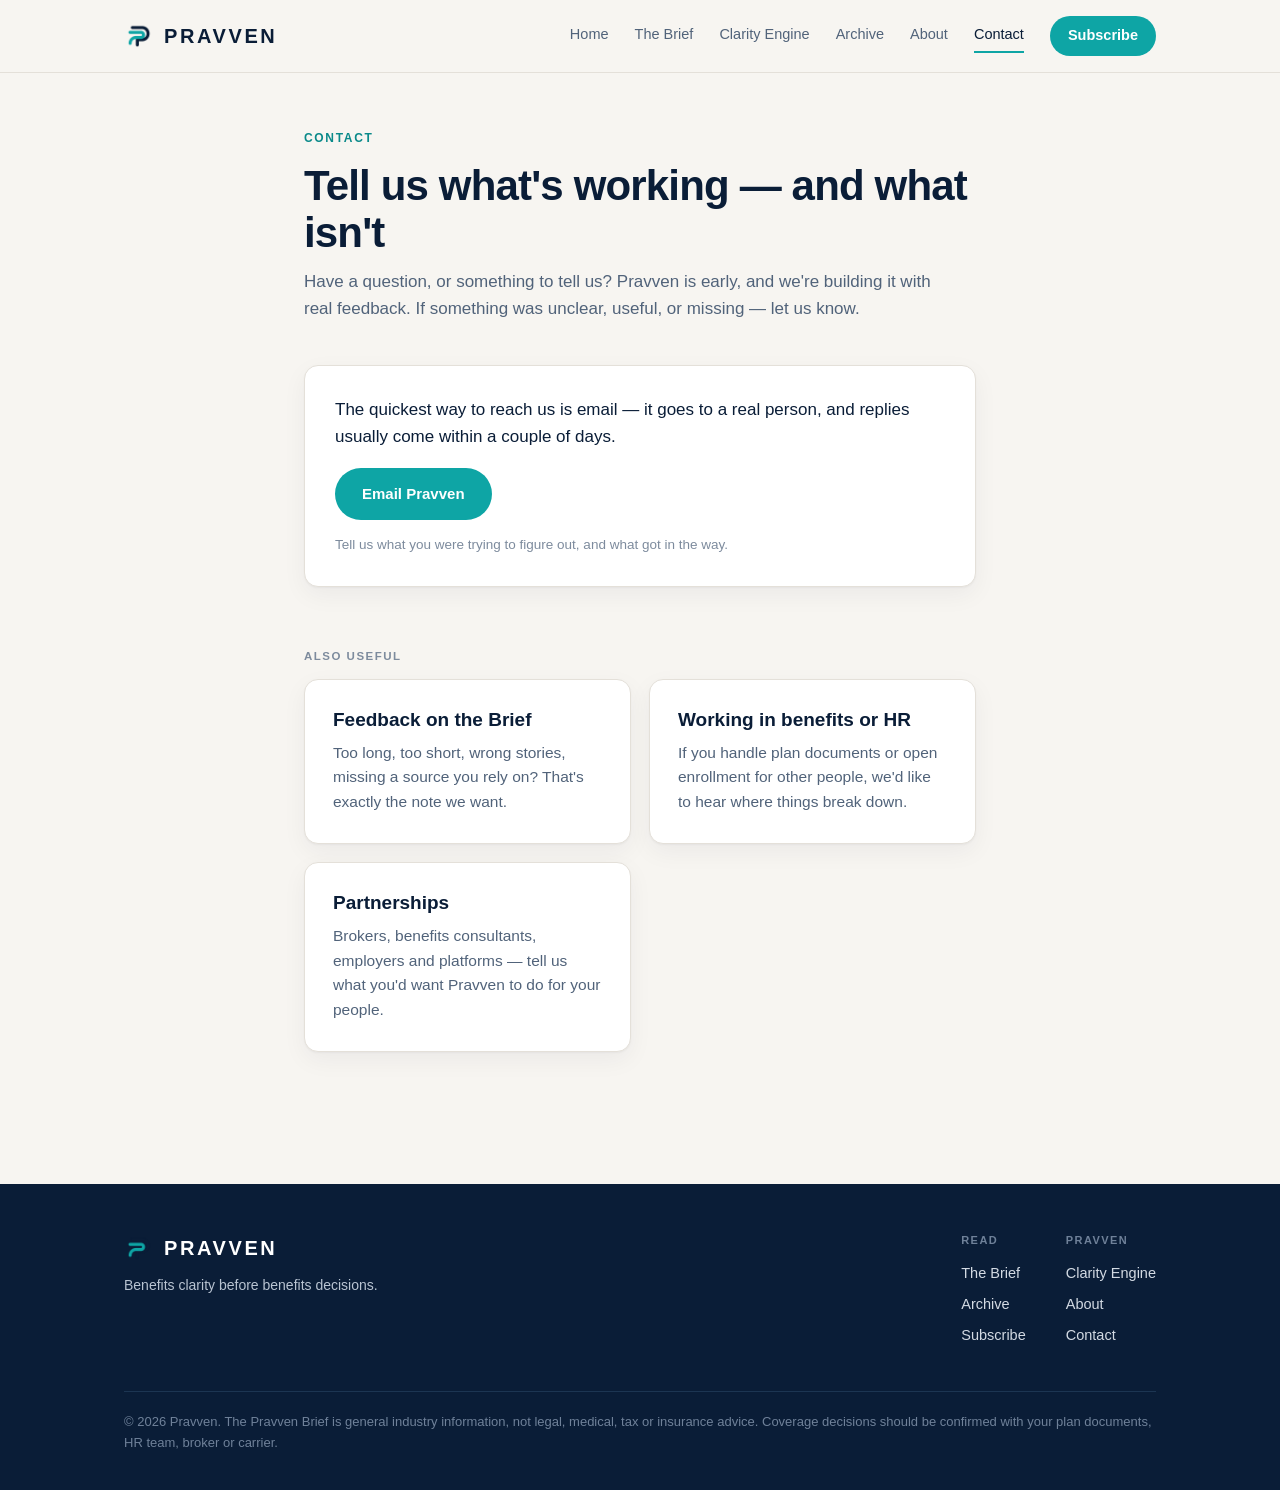
<file: contact.html>
<!DOCTYPE html>
<html lang="en">
<head>
<meta charset="UTF-8" />
<meta name="viewport" content="width=device-width, initial-scale=1.0" />
<title>Contact — Pravven</title>
<meta name="description" content="Pravven is early, and we're building it with real feedback. If something was unclear, useful, or missing — let us know." />
<meta property="og:title" content="Contact — Pravven" />
<meta property="og:description" content="Pravven is early, and we're building it with real feedback." />
<meta property="og:type" content="website" />
<meta property="og:url" content="https://pravven.com/contact.html" />
<meta property="og:image" content="https://pravven.com/logo.png" />
<link rel="icon" type="image/png" href="logo.png" />
<link rel="stylesheet" href="styles.css" />
</head>
<body>

<header class="site-header">
  <div class="wrap">
    <a class="brand" href="index.html">
      <img src="logo.png" alt="" />
      <span>Pravven</span>
    </a>
    <nav class="nav">
      <a href="index.html">Home</a>
      <a href="brief.html">The Brief</a>
      <a href="analyzer.html">Clarity Engine</a>
      <a href="archive.html">Archive</a>
      <a href="about.html">About</a>
      <a href="contact.html" aria-current="page">Contact</a>
      <a class="nav-cta" href="subscribe.html">Subscribe</a>
    </nav>
  </div>
</header>

<main>
  <div class="wrap read">

    <div class="page-head">
      <p class="kicker">Contact</p>
      <h1>Tell us what's working — and what isn't</h1>
      <p>Have a question, or something to tell us? Pravven is early, and we're building it with real feedback. If something was unclear, useful, or missing — let us know.</p>
    </div>

    <div class="form-card" style="margin-top:30px;">

      <form id="contact-form" method="post" novalidate hidden>
        <div class="field">
          <label for="c-name">Name</label>
          <input type="text" id="c-name" name="name" autocomplete="name" required />
        </div>
        <div class="field">
          <label for="c-email">Email</label>
          <input type="email" id="c-email" name="email" autocomplete="email" required placeholder="you@company.com" />
        </div>
        <div class="field">
          <label for="c-message">Message</label>
          <textarea id="c-message" name="message" required></textarea>
        </div>
        <button class="btn btn-primary" type="submit">Send message</button>
        <p class="form-note">We read everything. Replies come from a real person, usually within a couple of days.</p>

        <div class="form-fallback">
          Prefer email? Write to <a id="c-inline-mail" href="#">hello@pravven.com</a>.
        </div>
      </form>

      <div id="contact-fallback" hidden>
        <p style="margin-bottom:18px;">The quickest way to reach us is email — it goes to a real person, and replies usually come within a couple of days.</p>
        <p><a class="btn btn-primary" id="c-mail-btn" href="#">Email Pravven</a></p>
        <p class="form-note">Tell us what you were trying to figure out, and what got in the way.</p>
      </div>

    </div>

    <div class="section">
      <p class="section-label">Also useful</p>
      <div class="grid-3">
        <div class="card">
          <h3>Feedback on the Brief</h3>
          <p>Too long, too short, wrong stories, missing a source you rely on? That's exactly the note we want.</p>
        </div>
        <div class="card">
          <h3>Working in benefits or HR</h3>
          <p>If you handle plan documents or open enrollment for other people, we'd like to hear where things break down.</p>
        </div>
        <div class="card">
          <h3>Partnerships</h3>
          <p>Brokers, benefits consultants, employers and platforms — tell us what you'd want Pravven to do for your people.</p>
        </div>
      </div>
    </div>

  </div>
</main>

<footer class="site-footer">
  <div class="wrap">
    <div>
      <a class="brand" href="index.html">
        <img src="logo.png" alt="" />
        <span>Pravven</span>
      </a>
      <p class="f-tag">Benefits clarity before benefits decisions.</p>
    </div>
    <div class="footer-nav">
      <div class="footer-col">
        <h4>Read</h4>
        <a href="brief.html">The Brief</a>
        <a href="archive.html">Archive</a>
        <a href="subscribe.html">Subscribe</a>
      </div>
      <div class="footer-col">
        <h4>Pravven</h4>
        <a href="analyzer.html">Clarity Engine</a>
        <a href="about.html">About</a>
        <a href="contact.html">Contact</a>
      </div>
    </div>
  </div>
  <div class="wrap">
    <p class="footer-base">© 2026 Pravven. The Pravven Brief is general industry information, not legal, medical, tax or insurance advice. Coverage decisions should be confirmed with your plan documents, HR team, broker or carrier.</p>
  </div>
</footer>

<script src="site-config.js"></script>
<script>
(function () {
  var cfg  = window.PRAVVEN_CONFIG || {};
  var mail = cfg.contactEmail || "hello@pravven.com";
  var form = document.getElementById("contact-form");
  var fall = document.getElementById("contact-fallback");

  if (cfg.contactFormAction) {
    form.action = cfg.contactFormAction;
    var inline = document.getElementById("c-inline-mail");
    inline.href = "mailto:" + mail;
    inline.textContent = mail;
    form.hidden = false;
  } else {
    document.getElementById("c-mail-btn").href =
      "mailto:" + mail + "?subject=" + encodeURIComponent("Pravven feedback");
    fall.hidden = false;
  }
})();
</script>

</body>
</html>
</file>
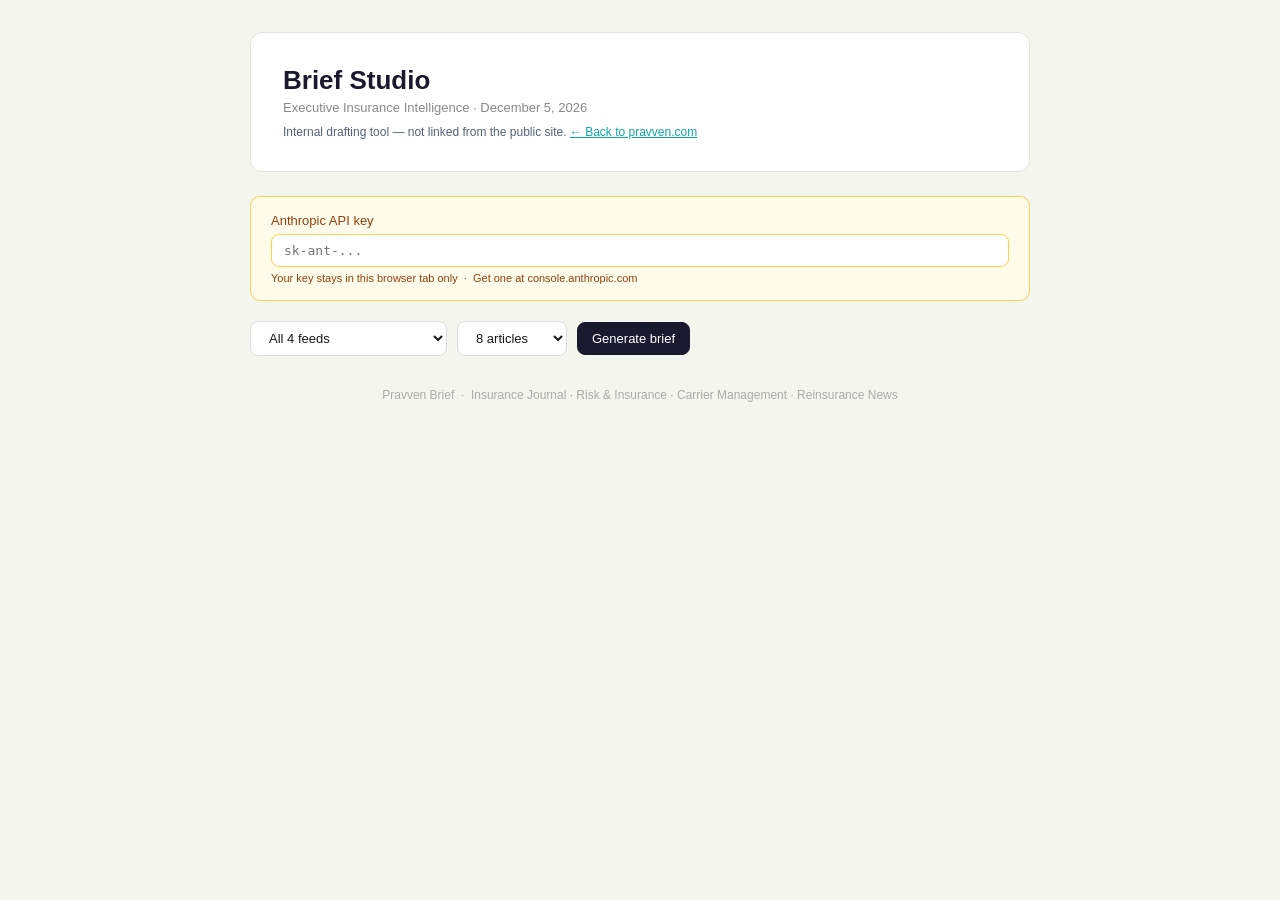
<file: studio.html>
<!DOCTYPE html>
<html lang="en">
<head>
<meta charset="UTF-8" />
<meta name="viewport" content="width=device-width, initial-scale=1.0" />
<title>Brief Studio — Pravven (internal)</title>
<meta name="robots" content="noindex, nofollow" />
<link rel="icon" type="image/png" href="logo.png" />
<style>
  *, *::before, *::after { box-sizing: border-box; margin: 0; padding: 0; }
  body { font-family: -apple-system, BlinkMacSystemFont, "Segoe UI", Roboto, sans-serif; background: #f5f5f0; color: #1a1a1a; min-height: 100vh; padding: 2rem 1rem; }
  .container { max-width: 780px; margin: 0 auto; }
  .wp-header { background: #fff; border: 1px solid #e5e5e0; border-radius: 12px; padding: 2rem; margin-bottom: 1.5rem; }
  .wp-header h1 { font-size: 26px; font-weight: 600; color: #1a1a2e; margin-bottom: 4px; }
  .wp-header p { font-size: 13px; color: #888; }
  .api-box { background: #fffbeb; border: 1px solid #fcd34d; border-radius: 10px; padding: 1rem 1.25rem; margin-bottom: 1.25rem; }
  .api-box label { font-size: 13px; font-weight: 500; color: #92400e; display: block; margin-bottom: 6px; }
  .api-box input { width: 100%; font-size: 13px; padding: 8px 12px; border: 1px solid #fcd34d; border-radius: 8px; background: #fff; color: #1a1a1a; font-family: monospace; }
  .api-box small { font-size: 11px; color: #92400e; display: block; margin-top: 5px; }
  .controls { display: flex; gap: 10px; align-items: center; flex-wrap: wrap; margin-bottom: 1.25rem; }
  select, button { font-size: 13px; padding: 8px 14px; border: 1px solid #ddd; border-radius: 8px; background: #fff; color: #1a1a1a; cursor: pointer; }
  button { background: #1a1a2e; color: #fff; border-color: #1a1a2e; font-weight: 500; transition: opacity .15s; }
  button:hover { opacity: .85; }
  button:disabled { opacity: .45; cursor: not-allowed; }
  .status { font-size: 13px; color: #888; }
  .status.loading { color: #2563eb; }
  .status.done { color: #16a34a; }
  .status.error { color: #dc2626; }
  .status.copied { color: #16a34a; }
  .error-box { background: #fef2f2; border: 1px solid #fecaca; border-radius: 8px; padding: 12px 16px; font-size: 13px; color: #dc2626; margin-bottom: 1rem; }
  .stat-row { display: grid; grid-template-columns: repeat(3,1fr); gap: 10px; margin-bottom: 1.5rem; }
  .stat { background: #fff; border: 1px solid #e5e5e0; border-radius: 10px; padding: 1rem; text-align: center; }
  .stat-n { font-size: 24px; font-weight: 600; color: #1a1a2e; }
  .stat-l { font-size: 12px; color: #888; margin-top: 2px; }
  .section-label { font-size: 11px; font-weight: 600; text-transform: uppercase; letter-spacing: .08em; color: #888; margin: 1.5rem 0 .75rem; }
  .copy-row { display: flex; align-items: center; gap: 10px; margin-bottom: 0.5rem; }
  #copy-btn { background: #16a34a; border-color: #16a34a; }
  .article-card { background: #fff; border: 1px solid #e5e5e0; border-radius: 12px; padding: 1.25rem 1.5rem; margin-bottom: 14px; }
  .article-heading { font-size: 16px; font-weight: 700; color: #1a1a2e; margin-bottom: 1rem; line-height: 1.4; border-bottom: 2px solid #1a1a2e; padding-bottom: 0.6rem; }
  .fact-row { display: grid; grid-template-columns: 160px 1fr; gap: 6px 12px; margin-bottom: 10px; align-items: start; }
  .fact-label { font-size: 11px; font-weight: 700; text-transform: uppercase; letter-spacing: .05em; color: #2563eb; padding-top: 2px; }
  .fact-value { font-size: 13px; color: #333; line-height: 1.55; }
  .watch-box { background: #f0f4ff; border-left: 3px solid #2563eb; border-radius: 0 8px 8px 0; padding: 8px 12px; margin-top: 10px; font-size: 12px; color: #1e3a8a; line-height: 1.5; }
  .watch-label { font-size: 10px; font-weight: 700; text-transform: uppercase; letter-spacing: .06em; color: #2563eb; margin-bottom: 3px; }
  .audience-pills { display: flex; gap: 5px; flex-wrap: wrap; margin-top: 8px; }
  .audience-pill { font-size: 10px; background: #f0fdf4; color: #166534; padding: 2px 8px; border-radius: 20px; border: 1px solid #bbf7d0; }
  .card-footer { margin-top: 1rem; padding-top: 0.75rem; border-top: 1px solid #f0f0f0; display: flex; align-items: center; justify-content: space-between; }
  .source-badge { font-size: 11px; background: #f5f5f0; color: #888; padding: 3px 9px; border-radius: 20px; border: 1px solid #e5e5e0; }
  .article-link { font-size: 11px; color: #2563eb; text-decoration: none; }
  .article-link:hover { text-decoration: underline; }
  .footer { text-align: center; font-size: 12px; color: #aaa; margin-top: 2rem; }
</style>
</head>
<body>
<div class="container">

  <div class="wp-header">
    <h1>Brief Studio</h1>
    <p id="date-line"></p>
    <p style="font-size:12px;color:#51637A;margin-top:10px;">
      Internal drafting tool &mdash; not linked from the public site.
      <a href="index.html" style="color:#0EA5A5;">&larr; Back to pravven.com</a>
    </p>
  </div>

  <div class="api-box">
    <label for="api-key">Anthropic API key</label>
    <input type="password" id="api-key" placeholder="sk-ant-..." autocomplete="off" />
    <small>Your key stays in this browser tab only &nbsp;&middot;&nbsp; Get one at console.anthropic.com</small>
  </div>

  <div class="controls">
    <select id="feed-select">
      <option value="all">All 4 feeds</option>
      <option value="ij">Insurance Journal only</option>
      <option value="ri">Risk &amp; Insurance only</option>
      <option value="cm">Carrier Management only</option>
      <option value="rn">Reinsurance News only</option>
    </select>
    <select id="count-select">
      <option value="5">5 articles</option>
      <option value="8" selected>8 articles</option>
      <option value="12">12 articles</option>
    </select>
    <button id="run-btn" onclick="runPipeline()">Generate brief</button>
    <span class="status" id="status"></span>
  </div>

  <div id="error-out"></div>

  <div id="output" style="display:none;">
    <div class="stat-row">
      <div class="stat"><div class="stat-n" id="s-articles">0</div><div class="stat-l">articles</div></div>
      <div class="stat"><div class="stat-n" id="s-sources">0</div><div class="stat-l">sources</div></div>
      <div class="stat"><div class="stat-n" id="s-cost">$0</div><div class="stat-l">est. API cost</div></div>
    </div>
    <div class="copy-row">
      <button id="copy-btn" onclick="copyAsEmail()">Copy as email</button>
      <span class="status" id="copy-status"></span>
    </div>
    <div class="section-label">Articles</div>
    <div id="articles-out"></div>
  </div>

  <div class="footer">Pravven Brief &nbsp;&middot;&nbsp; Insurance Journal &middot; Risk &amp; Insurance &middot; Carrier Management &middot; Reinsurance News</div>
</div>

<script>
var FEEDS = {
  ij: { label: "Insurance Journal",  url: "https://www.insurancejournal.com/rss/news" },
  ri: { label: "Risk & Insurance",   url: "https://riskandinsurance.com/feed/" },
  cm: { label: "Carrier Management", url: "https://www.carriermanagement.com/feed/" },
  rn: { label: "Reinsurance News",   url: "https://www.reinsurancene.ws/feed/" }
};

var WORKER_URL = "https://rss-proxy.teprince123.workers.dev";
var lastArticles = [];
var lastResult = { articles: [] };

document.getElementById("date-line").textContent =
  "Executive Insurance Intelligence  \u00b7  " +
  new Date().toLocaleDateString("en-US", { month:"long", day:"numeric", year:"numeric" });

function setStatus(msg, type) {
  var el = document.getElementById("status");
  el.textContent = msg;
  el.className = "status" + (type ? " " + type : "");
}
function showError(msg) {
  document.getElementById("error-out").innerHTML = '<div class="error-box">&#9888; ' + msg + '</div>';
}
function clearError() { document.getElementById("error-out").innerHTML = ""; }

async function fetchViaWorker(feedUrl) {
  try {
    var r = await fetch(WORKER_URL + "/?url=" + encodeURIComponent(feedUrl), { signal: AbortSignal.timeout(10000) });
    if (!r.ok) return [];
    var xml = await r.text();
    var doc = new DOMParser().parseFromString(xml, "text/xml");
    return Array.from(doc.querySelectorAll("item")).slice(0, 6);
  } catch(e) { return []; }
}

async function fetchFeed(key) {
  var feed = FEEDS[key];
  var items = await fetchViaWorker(feed.url);
  return items.map(function(item) {
    var titleEl = item.querySelector("title");
    var linkEl  = item.querySelector("link");
    return {
      title:  titleEl ? titleEl.textContent.trim() : "Untitled",
      url:    linkEl  ? linkEl.textContent.trim()  : "",
      source: feed.label
    };
  });
}

async function summarizeArticles(articles, apiKey) {
  var list = articles.map(function(a, i) {
    return (i + 1) + ". [" + a.source + "] " + a.title + "\nURL: " + a.url;
  }).join("\n\n");

  var prompt = "You are producing a Pravven Brief: a structured, executive-level summary of material insurance-industry news.\n\n" +
    "A Pravven Brief identifies what materially happened, who is affected, why it matters commercially, and what professionals should monitor next.\n\n" +
    "AUDIENCE: Senior carrier executives, brokers, reinsurers, employee-benefits leaders, wholesale and specialty professionals at firms such as Liberty Mutual, Marsh, Travelers, Aon, Hanover, Everest, Swiss Re, Sun Life, Lockton, WTW, Guy Carpenter, and Amwins.\n\n" +
    "VOICE: Clear. Calm. Precise. Commercially relevant. Insurance-literate. Evidence-based. Decision-oriented. Assume deep industry knowledge. Never explain basic concepts. State specifically what may change, for whom, and why. Avoid generic statements. Avoid exaggerated language.\n\n" +
    "ACCURACY: Distinguish completed actions from announced plans. Preserve material figures, dates, transaction values, premium changes, loss estimates. Attribute estimates and forecasts. Distinguish proposed from effective regulations and announced from completed transactions.\n\n" +
    "ARTICLE SELECTION: Prioritize material developments affecting risk, capital, capacity, pricing, underwriting, claims, regulation, distribution, consolidation, competition, operating models, or technology. Deprioritize routine appointments without strategic implications and local incidents with no broader market implications.\n\n" +
    "DUPLICATE HANDLING: If multiple articles cover the same event, treat as one development. Use strongest factual source as primary. List others in supporting_sources.\n\n" +
    "Here are the articles:\n" + list + "\n\n" +
    "Return one valid JSON object only. No markdown, no code fences, no commentary.\n\n" +
    "{\n" +
    "  \"brief_name\": \"Pravven Brief\",\n" +
    "  \"articles_reviewed\": " + articles.length + ",\n" +
    "  \"articles_included\": 0,\n" +
    "  \"articles\": [\n" +
    "    {\n" +
    "      \"article_title\": \"Original primary article title\",\n" +
    "      \"source_publication\": \"Primary source publication name\",\n" +
    "      \"source_url\": \"Primary article URL\",\n" +
    "      \"supporting_sources\": [],\n" +
    "      \"what_happened\": \"Concise explanation of the material development. Preserve key figures, dates, values. Max 500 characters.\",\n" +
    "      \"mentioned\": [\"Company, person, regulator, or geography materially involved\"],\n" +
    "      \"most_relevant_to\": [\"Most directly affected audience such as carrier executives, brokers, reinsurers, employee-benefits leaders, wholesale professionals, underwriting leaders, claims leaders, risk managers, or regulatory teams\"],\n" +
    "      \"why_it_matters\": \"Why this matters to the most directly affected stakeholders. Focus on implications for risk, capital, capacity, pricing, underwriting, claims, regulation, distribution, consolidation, or technology. Max 500 characters.\",\n" +
    "      \"what_to_watch\": \"Next observable decision, regulatory action, market response, financial result, or risk indicator to monitor. No unsupported predictions. Max 350 characters.\"\n" +
    "    }\n" +
    "  ]\n" +
    "}\n\n" +
    "Return exactly " + articles.length + " objects in the same order as input. Set articles_included to the count of articles with substantive summaries. If content is insufficient set what_happened to: Insufficient article content for a reliable summary.";

  var res = await fetch("https://api.anthropic.com/v1/messages", {
    method: "POST",
    headers: {
      "Content-Type": "application/json",
      "x-api-key": apiKey,
      "anthropic-version": "2023-06-01",
      "anthropic-dangerous-direct-browser-access": "true"
    },
    body: JSON.stringify({
      model: "claude-haiku-4-5-20251001",
      max_tokens: 3000,
      messages: [{ role: "user", content: prompt }]
    })
  });

  if (!res.ok) {
    var err = await res.json().catch(function() { return {}; });
    throw new Error((err.error && err.error.message) || ("API error " + res.status));
  }
  var data = await res.json();
  var raw = data.content[0].text.replace(/```json|```/g, "").trim();
  return JSON.parse(raw);
}

function renderArticles(articles, result) {
  var container = document.getElementById("articles-out");
  container.innerHTML = "";
  var arts = result.articles || [];
  arts.forEach(function(s, i) {
    if (!s) return;
    var mentioned  = Array.isArray(s.mentioned) ? s.mentioned.join(", ") : (s.mentioned || "");
    var audience   = Array.isArray(s.most_relevant_to) ? s.most_relevant_to : [];
    var sourceUrl  = s.source_url || (articles[i] ? articles[i].url : "");
    var sourcePub  = s.source_publication || (articles[i] ? articles[i].source : "");
    var title      = s.article_title || (articles[i] ? articles[i].title : "");
    var card = document.createElement("div");
    card.className = "article-card";
    var html =
      '<div class="article-heading">' + title + '</div>' +
      '<div class="fact-row"><span class="fact-label">What happened?</span><span class="fact-value">' + (s.what_happened || "") + '</span></div>' +
      '<div class="fact-row"><span class="fact-label">Mentioned in article</span><span class="fact-value">' + mentioned + '</span></div>' +
      '<div class="fact-row"><span class="fact-label">Why it matters?</span><span class="fact-value">' + (s.why_it_matters || "") + '</span></div>';
    if (s.what_to_watch) {
      html += '<div class="watch-box"><div class="watch-label">What to watch</div>' + s.what_to_watch + '</div>';
    }
    if (audience.length) {
      html += '<div class="audience-pills">' + audience.map(function(a) {
        return '<span class="audience-pill">' + a + '</span>';
      }).join("") + '</div>';
    }
    html += '<div class="card-footer"><span class="source-badge">' + sourcePub + '</span>';
    if (sourceUrl) {
      html += '<a class="article-link" href="' + sourceUrl + '" target="_blank" rel="noopener">Read full article &#8594;</a>';
    }
    html += '</div>';
    card.innerHTML = html;
    container.appendChild(card);
  });
}

async function runPipeline() {
  clearError();
  document.getElementById("output").style.display = "none";
  var apiKey = document.getElementById("api-key").value.trim();
  if (!apiKey || !apiKey.startsWith("sk-ant-")) {
    showError("Please enter your Anthropic API key above (starts with sk-ant-). Get one at console.anthropic.com");
    return;
  }
  document.getElementById("run-btn").disabled = true;
  var feedSel  = document.getElementById("feed-select").value;
  var count    = parseInt(document.getElementById("count-select").value);
  var feedKeys = feedSel === "all" ? ["ij", "ri", "cm", "rn"] : [feedSel];
  var articles = [];
  for (var k = 0; k < feedKeys.length; k++) {
    setStatus("Fetching " + FEEDS[feedKeys[k]].label + "...", "loading");
    var items = await fetchFeed(feedKeys[k]);
    articles = articles.concat(items);
  }
  articles = articles.slice(0, count);
  if (!articles.length) {
    showError("Could not fetch articles. Check that your Cloudflare Worker is deployed.");
    setStatus(""); document.getElementById("run-btn").disabled = false; return;
  }
  setStatus("Generating Pravven Brief for " + articles.length + " articles...", "loading");
  var result;
  try {
    result = await summarizeArticles(articles, apiKey);
  } catch(e) {
    showError("Summarization failed: " + e.message);
    setStatus(""); document.getElementById("run-btn").disabled = false; return;
  }
  renderArticles(articles, result);
  lastArticles = articles;
  lastResult   = result;
  var sources = {};
  articles.forEach(function(a) { sources[a.source] = 1; });
  document.getElementById("s-articles").textContent = result.articles_included || articles.length;
  document.getElementById("s-sources").textContent  = Object.keys(sources).length;
  document.getElementById("s-cost").textContent     = "$" + (articles.length * 0.006).toFixed(2);
  document.getElementById("output").style.display = "block";
  setStatus("Done \u2713", "done");
  document.getElementById("run-btn").disabled = false;
}

function copyAsEmail() {
  var dateStr = new Date().toLocaleDateString("en-US", { month:"long", day:"numeric", year:"numeric" });
  var text = "PRAVVEN BRIEF\n" + dateStr + "\n==================================================\n\n";
  var arts = lastResult.articles || [];
  arts.forEach(function(s, i) {
    if (!s) return;
    var mentioned = Array.isArray(s.mentioned) ? s.mentioned.join(", ") : (s.mentioned || "");
    var audience  = Array.isArray(s.most_relevant_to) ? s.most_relevant_to.join(", ") : "";
    var sourceUrl = s.source_url || (lastArticles[i] ? lastArticles[i].url : "");
    var sourcePub = s.source_publication || (lastArticles[i] ? lastArticles[i].source : "");
    text += (i + 1) + ". " + (s.article_title || "") + "\n";
    text += "----------------------------------------\n";
    text += "What happened: " + (s.what_happened || "") + "\n\n";
    text += "Mentioned: " + mentioned + "\n\n";
    text += "Why it matters: " + (s.why_it_matters || "") + "\n\n";
    if (s.what_to_watch) text += "What to watch: " + s.what_to_watch + "\n\n";
    if (audience) text += "Most relevant to: " + audience + "\n\n";
    text += "Source: " + sourcePub + "\n";
    if (sourceUrl) text += "Read more: " + sourceUrl + "\n";
    text += "\n\n";
  });
  text += "Pravven Brief  \u00b7  Insurance Journal \u00b7 Risk & Insurance \u00b7 Carrier Management \u00b7 Reinsurance News";
  navigator.clipboard.writeText(text).then(function() {
    var el = document.getElementById("copy-status");
    el.textContent = "Copied! Paste into your email.";
    el.className = "status copied";
    setTimeout(function() { el.textContent = ""; }, 4000);
  }).catch(function() {
    var el = document.getElementById("copy-status");
    el.textContent = "Copy failed - select and copy manually.";
    el.className = "status error";
  });
}
</script>
</body>
</html>
</file>
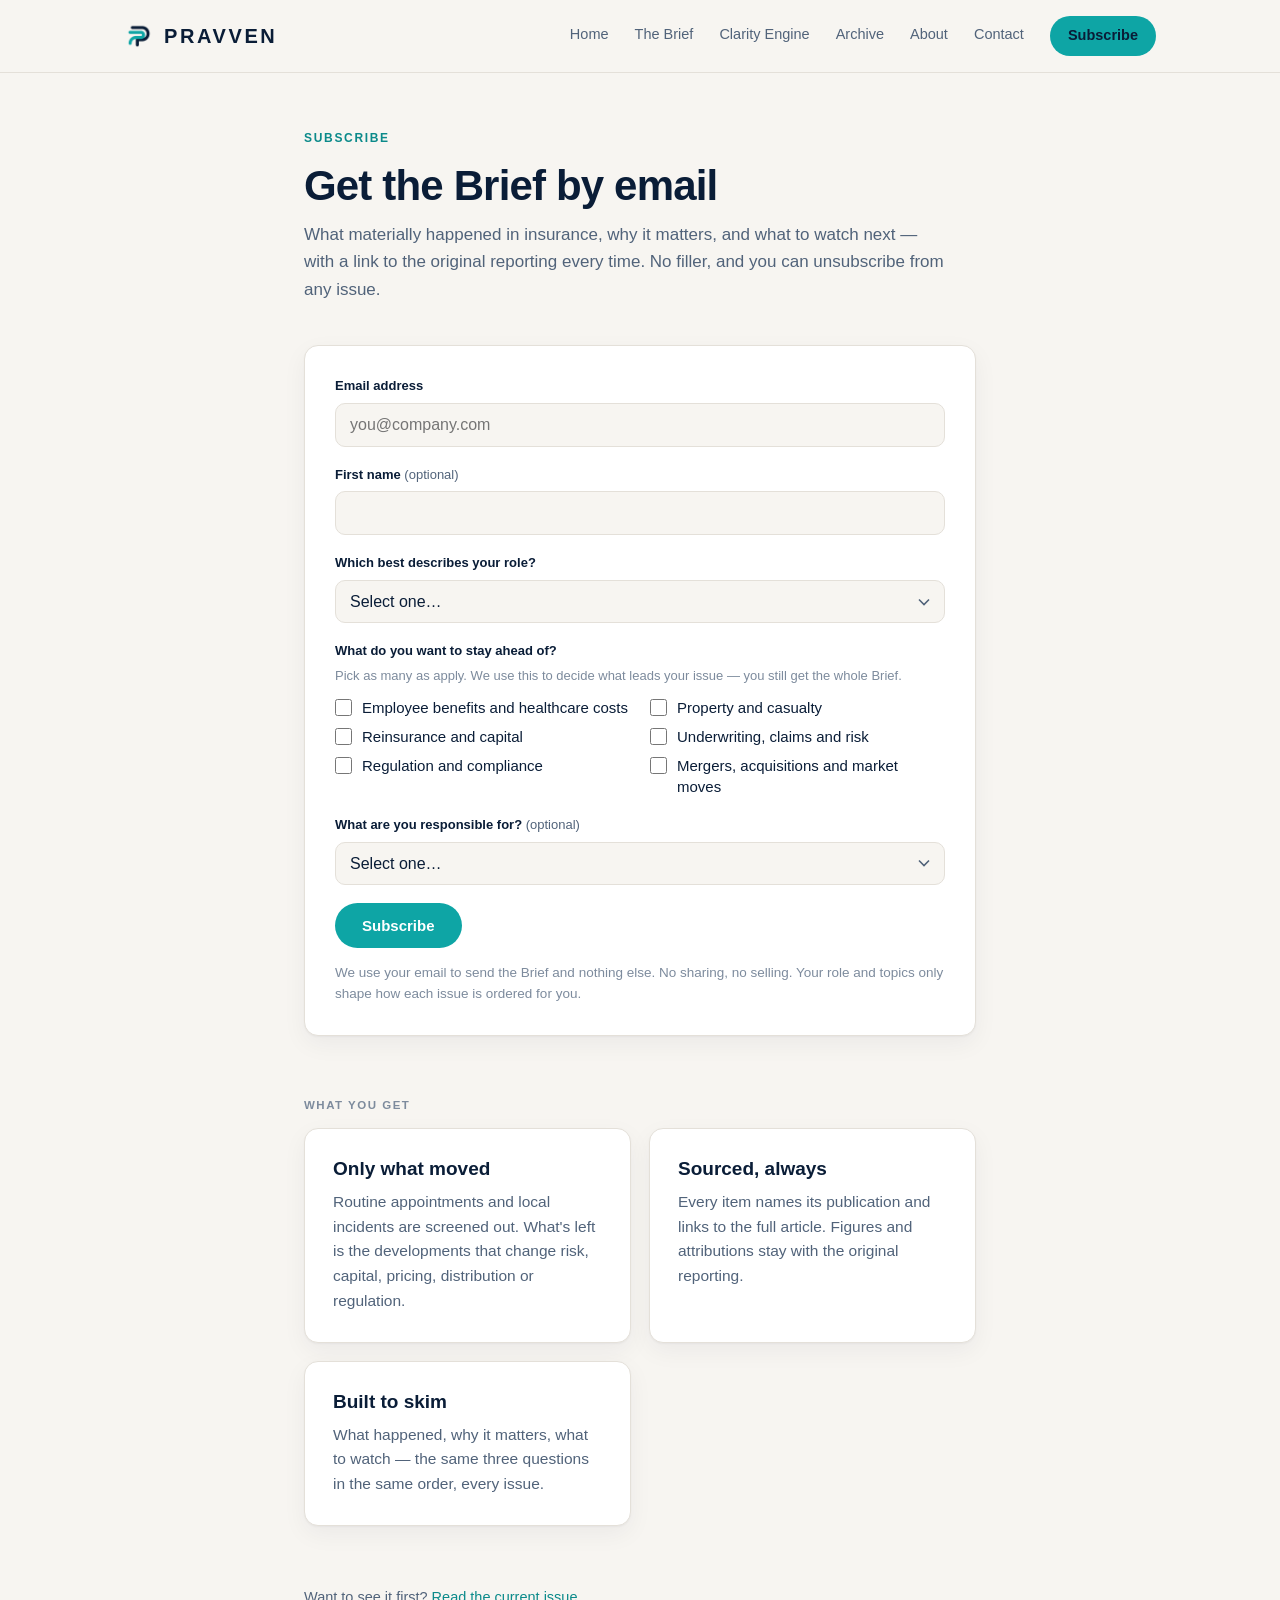
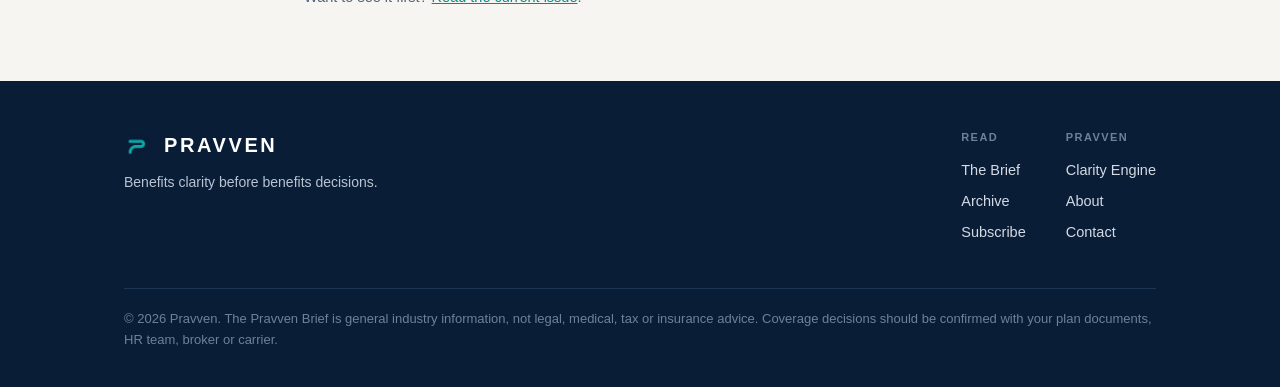
<file: subscribe.html>
<!DOCTYPE html>
<html lang="en">
<head>
<meta charset="UTF-8" />
<meta name="viewport" content="width=device-width, initial-scale=1.0" />
<title>Subscribe — The Pravven Brief</title>
<meta name="description" content="Get The Pravven Brief by email — what materially moved in insurance, why it matters, and what to watch." />
<meta property="og:title" content="Subscribe — The Pravven Brief" />
<meta property="og:description" content="Get The Pravven Brief by email." />
<meta property="og:type" content="website" />
<meta property="og:url" content="https://pravven.com/subscribe.html" />
<meta property="og:image" content="https://pravven.com/logo.png" />
<link rel="icon" type="image/png" href="logo.png" />
<link rel="stylesheet" href="styles.css" />
</head>
<body>

<header class="site-header">
  <div class="wrap">
    <a class="brand" href="index.html">
      <img src="logo.png" alt="" />
      <span>Pravven</span>
    </a>
    <nav class="nav">
      <a href="index.html">Home</a>
      <a href="brief.html">The Brief</a>
      <a href="analyzer.html">Clarity Engine</a>
      <a href="archive.html">Archive</a>
      <a href="about.html">About</a>
      <a href="contact.html">Contact</a>
      <a class="nav-cta" href="subscribe.html" aria-current="page">Subscribe</a>
    </nav>
  </div>
</header>

<main>
  <div class="wrap read">

    <div class="page-head">
      <p class="kicker">Subscribe</p>
      <h1>Get the Brief by email</h1>
      <p>What materially happened in insurance, why it matters, and what to watch next — with a link to the original reporting every time. No filler, and you can unsubscribe from any issue.</p>
    </div>

    <div class="form-card" style="margin-top:30px;">

      <form id="subscribe-form" method="post" target="_blank" hidden>
        <div class="field">
          <label for="sub-email">Email address</label>
          <input type="email" id="sub-email" name="EMAIL" autocomplete="email" required placeholder="you@company.com" />
        </div>
        <div class="field">
          <label for="sub-fname">First name <span class="muted" style="font-weight:400;">(optional)</span></label>
          <input type="text" id="sub-fname" name="FNAME" autocomplete="given-name" />
        </div>

        <div class="field">
          <label for="sub-role">Which best describes your role?</label>
          <select id="sub-role" name="MMERGE7" required>
            <option value="">Select one…</option>
            <option value="Broker / Consultant">Broker / Consultant</option>
            <option value="HR / Benefits / People">HR / Benefits / People</option>
            <option value="Carrier / Insurer">Carrier / Insurer</option>
            <option value="Reinsurance">Reinsurance</option>
            <option value="Underwriting / Product">Underwriting / Product</option>
            <option value="Risk Management">Risk Management</option>
            <option value="Employer / Business Leader">Employer / Business Leader</option>
            <option value="Insurance Technology / Vendor">Insurance Technology / Vendor</option>
            <option value="Other">Other</option>
          </select>
        </div>

        <fieldset class="field">
          <legend>What do you want to stay ahead of?</legend>
          <p class="field-hint">Pick as many as apply. We use this to decide what leads your issue — you still get the whole Brief.</p>
          <div class="checks">
            <label><input type="checkbox" name="group[13543][1]" value="1" /> Employee benefits and healthcare costs</label>
            <label><input type="checkbox" name="group[13543][2]" value="2" /> Property and casualty</label>
            <label><input type="checkbox" name="group[13543][4]" value="4" /> Reinsurance and capital</label>
            <label><input type="checkbox" name="group[13543][8]" value="8" /> Underwriting, claims and risk</label>
            <label><input type="checkbox" name="group[13543][16]" value="16" /> Regulation and compliance</label>
            <label><input type="checkbox" name="group[13543][32]" value="32" /> Mergers, acquisitions and market moves</label>
          </div>
        </fieldset>

        <div class="field">
          <label for="sub-resp">What are you responsible for? <span class="muted" style="font-weight:400;">(optional)</span></label>
          <select id="sub-resp" name="MMERGE8">
            <option value="">Select one…</option>
            <option value="Advising clients">Advising clients</option>
            <option value="Buying / managing insurance">Buying / managing insurance</option>
            <option value="Designing benefits">Designing benefits</option>
            <option value="Underwriting risk">Underwriting risk</option>
            <option value="Managing claims">Managing claims</option>
            <option value="Managing employees">Managing employees</option>
            <option value="Managing risk">Managing risk</option>
            <option value="Building insurance products">Building insurance products</option>
            <option value="Running / growing an insurance business">Running / growing an insurance business</option>
            <option value="Research / strategy">Research / strategy</option>
            <option value="Other">Other</option>
          </select>
        </div>

        <div aria-hidden="true" style="position:absolute;left:-5000px;">
          <input type="text" id="mc-bot-field" name="" tabindex="-1" value="" />
        </div>
        <button class="btn btn-primary" type="submit">Subscribe</button>
        <p class="form-note">We use your email to send the Brief and nothing else. No sharing, no selling. Your role and topics only shape how each issue is ordered for you.</p>
      </form>

      <div id="subscribe-fallback" hidden>
        <p style="margin-bottom:18px;">The Brief is sent from a small list. To be added, email us and we'll add you to the next send.</p>
        <p><a class="btn btn-primary" id="sub-mail-btn" href="#">Email to subscribe</a></p>
        <p class="form-note">Put anything in the subject line — we just need your address.</p>
      </div>

    </div>

    <div class="section">
      <p class="section-label">What you get</p>
      <div class="grid-3">
        <div class="card">
          <h3>Only what moved</h3>
          <p>Routine appointments and local incidents are screened out. What's left is the developments that change risk, capital, pricing, distribution or regulation.</p>
        </div>
        <div class="card">
          <h3>Sourced, always</h3>
          <p>Every item names its publication and links to the full article. Figures and attributions stay with the original reporting.</p>
        </div>
        <div class="card">
          <h3>Built to skim</h3>
          <p>What happened, why it matters, what to watch — the same three questions in the same order, every issue.</p>
        </div>
      </div>
    </div>

    <p class="muted small">Want to see it first? <a href="brief.html">Read the current issue</a>.</p>

  </div>
</main>

<footer class="site-footer">
  <div class="wrap">
    <div>
      <a class="brand" href="index.html">
        <img src="logo.png" alt="" />
        <span>Pravven</span>
      </a>
      <p class="f-tag">Benefits clarity before benefits decisions.</p>
    </div>
    <div class="footer-nav">
      <div class="footer-col">
        <h4>Read</h4>
        <a href="brief.html">The Brief</a>
        <a href="archive.html">Archive</a>
        <a href="subscribe.html">Subscribe</a>
      </div>
      <div class="footer-col">
        <h4>Pravven</h4>
        <a href="analyzer.html">Clarity Engine</a>
        <a href="about.html">About</a>
        <a href="contact.html">Contact</a>
      </div>
    </div>
  </div>
  <div class="wrap">
    <p class="footer-base">© 2026 Pravven. The Pravven Brief is general industry information, not legal, medical, tax or insurance advice. Coverage decisions should be confirmed with your plan documents, HR team, broker or carrier.</p>
  </div>
</footer>

<script src="site-config.js"></script>
<script>
(function () {
  var cfg  = window.PRAVVEN_CONFIG || {};
  var form = document.getElementById("subscribe-form");
  var fall = document.getElementById("subscribe-fallback");

  if (cfg.mailchimpAction) {
    form.action = cfg.mailchimpAction;
    if (cfg.mailchimpBotField) {
      document.getElementById("mc-bot-field").name = cfg.mailchimpBotField;
    }
    form.hidden = false;
  } else {
    var mail = cfg.contactEmail || "hello@pravven.com";
    document.getElementById("sub-mail-btn").href =
      "mailto:" + mail + "?subject=" + encodeURIComponent("Subscribe me to the Pravven Brief");
    fall.hidden = false;
  }
})();
</script>

</body>
</html>
</file>
<file: styles.css>
/* ==========================================================================
   Pravven — site styles
   Brand: Deep Navy #0A1D37 · Teal #0EA5A5 · Warm White #F7F5F1
          White #FFFFFF · Slate #51637A
   ========================================================================== */

:root {
  --navy:        #0A1D37;
  --navy-soft:   #16304f;
  --teal:        #0EA5A5;
  --teal-dark:   #0b8a8a;
  --teal-tint:   #e6f6f6;
  --warm:        #F7F5F1;
  --white:       #FFFFFF;
  --slate:       #51637A;
  --slate-light: #7d8b9d;
  --line:        #e4e0d9;
  --line-soft:   #efece6;

  --wrap: 1080px;
  --read: 720px;
  --radius: 14px;
  --shadow: 0 1px 2px rgba(10,29,55,.04), 0 8px 24px rgba(10,29,55,.05);

  --sans: -apple-system, BlinkMacSystemFont, "Segoe UI", Inter, Roboto,
          "Helvetica Neue", Arial, sans-serif;
}

*, *::before, *::after { box-sizing: border-box; margin: 0; padding: 0; }

html { -webkit-text-size-adjust: 100%; scroll-behavior: smooth; }

body {
  font-family: var(--sans);
  background: var(--warm);
  color: var(--navy);
  line-height: 1.6;
  font-size: 17px;
  -webkit-font-smoothing: antialiased;
}

img { max-width: 100%; display: block; }
a { color: var(--teal-dark); }

.wrap { max-width: var(--wrap); margin: 0 auto; padding: 0 24px; }
.read { max-width: var(--read); margin: 0 auto; }

/* --------------------------------------------------------- header / nav -- */

.site-header {
  background: var(--warm);
  border-bottom: 1px solid var(--line);
  position: sticky;
  top: 0;
  z-index: 40;
}
.site-header .wrap {
  display: flex;
  align-items: center;
  justify-content: space-between;
  gap: 20px;
  min-height: 72px;
  flex-wrap: wrap;
}
.brand {
  display: flex;
  align-items: center;
  gap: 10px;
  text-decoration: none;
  color: var(--navy);
  flex-shrink: 0;
}
.brand img { width: 30px; height: 30px; }
.brand span {
  font-size: 20px;
  font-weight: 700;
  letter-spacing: .13em;
  text-transform: uppercase;
}
.nav {
  display: flex;
  align-items: center;
  gap: 26px;
  flex-wrap: wrap;
}
.nav a {
  font-size: 14.5px;
  font-weight: 500;
  color: var(--slate);
  text-decoration: none;
  padding: 4px 0;
  border-bottom: 2px solid transparent;
  transition: color .15s, border-color .15s;
}
.nav a:hover { color: var(--navy); }
.nav a[aria-current="page"] { color: var(--navy); border-bottom-color: var(--teal); }
.nav .nav-cta {
  background: var(--teal);
  color: #fff;
  border-radius: 999px;
  padding: 8px 18px;
  border-bottom: none;
  font-weight: 600;
}
.nav .nav-cta:hover { background: var(--teal-dark); color: #fff; }

/* --------------------------------------------------------------- buttons -- */

.btn {
  display: inline-block;
  font-family: inherit;
  font-size: 15px;
  font-weight: 600;
  padding: 13px 26px;
  border-radius: 999px;
  border: 1px solid transparent;
  text-decoration: none;
  cursor: pointer;
  transition: background .15s, border-color .15s, color .15s;
}
.btn-primary { background: var(--teal); color: #fff; }
.btn-primary:hover { background: var(--teal-dark); }
.btn-ghost { background: transparent; color: var(--navy); border-color: var(--line); }
.btn-ghost:hover { border-color: var(--navy); }

/* ------------------------------------------------------------------ hero -- */

.hero { padding: 84px 0 68px; }
.hero .eyebrow {
  font-size: 12px;
  font-weight: 700;
  letter-spacing: .14em;
  text-transform: uppercase;
  color: var(--teal-dark);
  margin-bottom: 18px;
}
.hero h1 {
  font-size: clamp(34px, 5.6vw, 54px);
  line-height: 1.1;
  letter-spacing: -.02em;
  font-weight: 700;
  margin-bottom: 18px;
}
.hero .subhead {
  font-size: clamp(18px, 2.4vw, 21px);
  color: var(--slate);
  font-weight: 500;
  margin-bottom: 26px;
}
.hero .lede {
  font-size: 17.5px;
  color: var(--slate);
  max-width: 620px;
  margin-bottom: 34px;
}
.hero-actions { display: flex; gap: 12px; flex-wrap: wrap; }

/* ----------------------------------------------------------------- cards -- */

.card {
  background: var(--white);
  border: 1px solid var(--line);
  border-radius: var(--radius);
  padding: 28px;
  box-shadow: var(--shadow);
}

.grid-3 {
  display: grid;
  grid-template-columns: repeat(auto-fit, minmax(255px, 1fr));
  gap: 18px;
}

.section { padding: 60px 0; }
.section-alt { background: var(--white); border-block: 1px solid var(--line); }

.section-label {
  font-size: 11.5px;
  font-weight: 700;
  letter-spacing: .13em;
  text-transform: uppercase;
  color: var(--slate-light);
  margin-bottom: 14px;
}
h2 {
  font-size: clamp(24px, 3.4vw, 31px);
  line-height: 1.2;
  letter-spacing: -.015em;
  margin-bottom: 14px;
}
h3 { font-size: 19px; line-height: 1.3; margin-bottom: 8px; }
p + p { margin-top: 15px; }
.muted { color: var(--slate); }
.small { font-size: 14.5px; }

.card h3 { color: var(--navy); }
.card p { color: var(--slate); font-size: 15.5px; }

/* ------------------------------------------------------------ page intro -- */

.page-head {
  padding: 56px 0 12px;
}
.page-head h1 {
  font-size: clamp(30px, 4.6vw, 42px);
  line-height: 1.12;
  letter-spacing: -.02em;
  margin-bottom: 12px;
}
.page-head .kicker {
  font-size: 12px;
  font-weight: 700;
  letter-spacing: .14em;
  text-transform: uppercase;
  color: var(--teal-dark);
  margin-bottom: 14px;
}
.page-head p { color: var(--slate); max-width: 640px; }

/* ------------------------------------------------------------ the  brief -- */

.issue-meta {
  display: flex;
  gap: 10px 20px;
  flex-wrap: wrap;
  align-items: center;
  font-size: 14px;
  color: var(--slate);
  padding: 16px 0 28px;
  border-bottom: 1px solid var(--line);
  margin-bottom: 32px;
}
.issue-meta .dot { color: var(--line); }

.article-card {
  background: var(--white);
  border: 1px solid var(--line);
  border-radius: var(--radius);
  padding: 26px 28px;
  margin-bottom: 18px;
  box-shadow: var(--shadow);
}
.article-num {
  font-size: 11.5px;
  font-weight: 700;
  letter-spacing: .12em;
  color: var(--teal-dark);
  margin-bottom: 8px;
}
.article-heading {
  font-size: 20px;
  font-weight: 700;
  line-height: 1.3;
  letter-spacing: -.01em;
  color: var(--navy);
  padding-bottom: 16px;
  margin-bottom: 18px;
  border-bottom: 2px solid var(--navy);
}
.fact-row {
  display: grid;
  grid-template-columns: 150px 1fr;
  gap: 4px 18px;
  margin-bottom: 14px;
  align-items: start;
}
.fact-label {
  font-size: 11px;
  font-weight: 700;
  text-transform: uppercase;
  letter-spacing: .07em;
  color: var(--teal-dark);
  padding-top: 3px;
}
.fact-value { font-size: 15.5px; color: #21324a; line-height: 1.6; }

.watch-box {
  background: var(--teal-tint);
  border-left: 3px solid var(--teal);
  border-radius: 0 8px 8px 0;
  padding: 12px 16px;
  margin-top: 16px;
}
.watch-label {
  font-size: 10.5px;
  font-weight: 700;
  text-transform: uppercase;
  letter-spacing: .08em;
  color: var(--teal-dark);
  margin-bottom: 4px;
}
.watch-box p { font-size: 14.5px; color: #0d4a4a; line-height: 1.55; }

.audience-pills { display: flex; gap: 6px; flex-wrap: wrap; margin-top: 14px; }
.audience-pill {
  font-size: 11.5px;
  background: var(--warm);
  color: var(--slate);
  padding: 3px 11px;
  border-radius: 999px;
  border: 1px solid var(--line);
}

.card-footer {
  margin-top: 18px;
  padding-top: 14px;
  border-top: 1px solid var(--line-soft);
  display: flex;
  align-items: center;
  justify-content: space-between;
  gap: 12px;
  flex-wrap: wrap;
}
.source-badge {
  font-size: 12px;
  font-weight: 600;
  color: var(--slate);
}
.article-link {
  font-size: 13.5px;
  font-weight: 600;
  color: var(--teal-dark);
  text-decoration: none;
}
.article-link:hover { text-decoration: underline; }

/* --------------------------------------------------------------- archive -- */

.issue-list { list-style: none; }
.issue-row {
  display: flex;
  align-items: baseline;
  justify-content: space-between;
  gap: 16px;
  flex-wrap: wrap;
  padding: 22px 0;
  border-bottom: 1px solid var(--line);
}
.issue-row:first-child { border-top: 1px solid var(--line); }
.issue-row .date {
  font-size: 13px;
  font-weight: 600;
  letter-spacing: .06em;
  text-transform: uppercase;
  color: var(--slate-light);
  min-width: 130px;
}
.issue-row .title { flex: 1 1 260px; }
.issue-row .title a {
  font-size: 18px;
  font-weight: 600;
  color: var(--navy);
  text-decoration: none;
}
.issue-row .title a:hover { color: var(--teal-dark); }
.issue-row .title p { font-size: 14.5px; color: var(--slate); margin-top: 4px; }
.tag-current {
  font-size: 10.5px;
  font-weight: 700;
  letter-spacing: .08em;
  text-transform: uppercase;
  background: var(--teal-tint);
  color: var(--teal-dark);
  border-radius: 999px;
  padding: 3px 10px;
}

/* ----------------------------------------------------------------- forms -- */

.form-card { background: var(--white); border: 1px solid var(--line); border-radius: var(--radius); padding: 30px; box-shadow: var(--shadow); }
.field { margin-bottom: 18px; }
.field label {
  display: block;
  font-size: 13px;
  font-weight: 600;
  color: var(--navy);
  margin-bottom: 6px;
}
.field input, .field textarea {
  width: 100%;
  font-family: inherit;
  font-size: 16px;
  color: var(--navy);
  padding: 12px 14px;
  border: 1px solid var(--line);
  border-radius: 10px;
  background: var(--warm);
  transition: border-color .15s, background .15s;
}
.field input:focus, .field textarea:focus {
  outline: none;
  border-color: var(--teal);
  background: #fff;
}
.field textarea { min-height: 140px; resize: vertical; }
.form-note { font-size: 13.5px; color: var(--slate-light); margin-top: 14px; }

/* select — matched to the text inputs above, with a drawn caret */
.field select {
  width: 100%;
  font-family: inherit;
  font-size: 16px;
  color: var(--navy);
  padding: 12px 40px 12px 14px;
  border: 1px solid var(--line);
  border-radius: 10px;
  background-color: var(--warm);
  background-image: url("data:image/svg+xml;charset=utf-8,%3Csvg xmlns='http://www.w3.org/2000/svg' width='12' height='8' viewBox='0 0 12 8'%3E%3Cpath fill='none' stroke='%2351637A' stroke-width='1.6' d='M1 1.5 6 6.5 11 1.5'/%3E%3C/svg%3E");
  background-repeat: no-repeat;
  background-position: right 14px center;
  -webkit-appearance: none;
  appearance: none;
  transition: border-color .15s, background-color .15s;
}
.field select:focus {
  outline: none;
  border-color: var(--teal);
  background-color: #fff;
}

/* checkbox list */
.field-hint {
  font-size: 13px;
  color: var(--slate-light);
  font-weight: 400;
  margin: -2px 0 10px;
}
.checks { display: grid; gap: 8px; }
@media (min-width: 620px) { .checks { grid-template-columns: 1fr 1fr; gap: 8px 20px; } }
.checks label {
  display: flex;
  align-items: flex-start;
  gap: 10px;
  font-size: 15px;
  font-weight: 400;
  color: var(--navy);
  line-height: 1.4;
  margin: 0;
  cursor: pointer;
}
.checks input[type="checkbox"] {
  width: 17px;
  height: 17px;
  flex: 0 0 auto;
  margin-top: 2px;
  accent-color: var(--teal);
  cursor: pointer;
}
fieldset.field { border: 0; padding: 0; margin: 0 0 18px; }
fieldset.field legend {
  display: block;
  font-size: 13px;
  font-weight: 600;
  color: var(--navy);
  margin-bottom: 6px;
  padding: 0;
}
.form-fallback {
  margin-top: 24px;
  padding-top: 20px;
  border-top: 1px solid var(--line-soft);
  font-size: 14.5px;
  color: var(--slate);
}
.notice {
  background: var(--teal-tint);
  border: 1px solid #bfe6e6;
  border-radius: 10px;
  padding: 14px 16px;
  font-size: 14.5px;
  color: #0d4a4a;
  margin-bottom: 22px;
}

/* --------------------------------------------------------------- disclaim -- */

.disclaimer {
  font-size: 13.5px;
  color: var(--slate-light);
  line-height: 1.6;
  border-top: 1px solid var(--line);
  padding-top: 20px;
  margin-top: 40px;
}

/* ---------------------------------------------------------------- footer -- */

.site-footer {
  background: var(--navy);
  color: #b9c4d2;
  padding: 48px 0 36px;
  margin-top: 72px;
}
.site-footer .wrap {
  display: flex;
  justify-content: space-between;
  gap: 32px;
  flex-wrap: wrap;
}
.site-footer .brand span { color: #fff; }
.site-footer .f-tag { font-size: 14px; margin-top: 10px; max-width: 300px; }
.footer-nav { display: flex; gap: 40px; flex-wrap: wrap; }
.footer-col h4 {
  font-size: 11px;
  font-weight: 700;
  letter-spacing: .13em;
  text-transform: uppercase;
  color: #6f8199;
  margin-bottom: 12px;
}
.footer-col a {
  display: block;
  font-size: 14.5px;
  color: #d3dae3;
  text-decoration: none;
  margin-bottom: 8px;
}
.footer-col a:hover { color: var(--teal); }
.footer-base {
  border-top: 1px solid #1c3552;
  margin-top: 36px;
  padding-top: 20px;
  font-size: 13px;
  color: #6f8199;
}

/* ------------------------------------------------------------ responsive -- */

@media (max-width: 720px) {
  body { font-size: 16.5px; }
  .site-header { position: static; }
  .site-header .wrap { min-height: 0; padding-block: 12px; gap: 10px; }
  .brand img { width: 24px; height: 24px; }
  .brand span { font-size: 17px; }
  .nav { gap: 14px; width: 100%; }
  .nav a { font-size: 13.5px; }
  .nav .nav-cta { padding: 6px 15px; font-size: 13px; }
  .page-head { padding-top: 34px; }
  .issue-meta .dot { display: none; }
  .issue-meta { gap: 4px 16px; }
  .hero { padding: 52px 0 44px; }
  .fact-row { grid-template-columns: 1fr; gap: 3px; }
  .fact-label { padding-top: 0; }
  .article-card { padding: 22px 20px; }
  .card, .form-card { padding: 22px 20px; }
  .section { padding: 44px 0; }
  .issue-row .date { min-width: 0; width: 100%; }
}

/* ==========================================================================
   Analyzer preview — the Benefit Doc Analyzer "what's coming" page
   ========================================================================== */

.status-pill {
  display: inline-block;
  font-size: 11.5px;
  font-weight: 700;
  letter-spacing: .1em;
  text-transform: uppercase;
  background: #fff6e5;
  color: #8a5a00;
  border: 1px solid #f0dcb4;
  border-radius: 999px;
  padding: 5px 14px;
  margin-bottom: 18px;
}

.module-card {
  background: var(--white);
  border: 1px solid var(--line);
  border-radius: var(--radius);
  padding: 24px 26px;
  box-shadow: var(--shadow);
}
.module-card .m-num {
  font-size: 11.5px;
  font-weight: 700;
  letter-spacing: .12em;
  color: var(--teal-dark);
  margin-bottom: 10px;
}
.module-card h3 { font-size: 18px; margin-bottom: 8px; }
.module-card p { font-size: 15px; color: var(--slate); }

/* --- the illustrative sample --------------------------------------------- */

.sample-frame {
  border: 1px solid var(--line);
  border-radius: var(--radius);
  overflow: hidden;
  box-shadow: var(--shadow);
  background: var(--white);
  margin-top: 22px;
}
.sample-bar {
  background: var(--navy);
  color: #cbd5e1;
  font-size: 12.5px;
  font-weight: 600;
  letter-spacing: .04em;
  padding: 11px 20px;
  display: flex;
  align-items: center;
  gap: 10px;
  flex-wrap: wrap;
}
.sample-bar .tag {
  background: rgba(255,255,255,.12);
  border-radius: 4px;
  padding: 2px 8px;
  font-size: 11px;
  letter-spacing: .08em;
  text-transform: uppercase;
}
.sample-body { padding: 26px 28px 30px; }

.read-block {
  background: var(--teal-tint);
  border-left: 3px solid var(--teal);
  border-radius: 0 10px 10px 0;
  padding: 18px 20px;
  margin-bottom: 24px;
}
.read-block .r-label {
  font-size: 11px;
  font-weight: 700;
  letter-spacing: .1em;
  text-transform: uppercase;
  color: var(--teal-dark);
  margin-bottom: 7px;
}
.read-block p { font-size: 16px; color: #0d4a4a; line-height: 1.6; }

.cost-grid {
  display: grid;
  grid-template-columns: repeat(auto-fit, minmax(150px, 1fr));
  gap: 12px;
  margin-bottom: 24px;
}
.cost-cell {
  border: 1px solid var(--line);
  border-radius: 10px;
  padding: 14px 16px;
  background: var(--warm);
}
.cost-cell .c-label {
  font-size: 11px;
  font-weight: 700;
  letter-spacing: .06em;
  text-transform: uppercase;
  color: var(--slate-light);
  margin-bottom: 5px;
}
.cost-cell .c-value { font-size: 21px; font-weight: 700; color: var(--navy); }
.cost-cell .c-note { font-size: 12.5px; color: var(--slate); margin-top: 3px; }

.sample-h {
  font-size: 12px;
  font-weight: 700;
  letter-spacing: .1em;
  text-transform: uppercase;
  color: var(--slate-light);
  margin: 0 0 12px;
}

.flag-list { list-style: none; margin-bottom: 24px; }
.flag-list li {
  display: flex;
  gap: 11px;
  align-items: flex-start;
  font-size: 15px;
  color: #21324a;
  line-height: 1.55;
  padding: 9px 0;
  border-bottom: 1px solid var(--line-soft);
}
.flag-list li:last-child { border-bottom: none; }
.flag-dot {
  flex: 0 0 auto;
  width: 7px; height: 7px;
  border-radius: 50%;
  margin-top: 8px;
  background: #d9a441;
}
.flag-dot.verify { background: var(--teal); }

.confidence-row {
  display: flex;
  align-items: center;
  gap: 10px;
  flex-wrap: wrap;
  border-top: 1px solid var(--line);
  padding-top: 16px;
  font-size: 13px;
  color: var(--slate);
}
.conf-badge {
  font-size: 11px;
  font-weight: 700;
  letter-spacing: .06em;
  text-transform: uppercase;
  background: #eef7ee;
  color: #2f6b39;
  border: 1px solid #cfe6d2;
  border-radius: 999px;
  padding: 3px 10px;
}

.sample-note {
  font-size: 13px;
  color: var(--slate-light);
  line-height: 1.6;
  margin-top: 14px;
}

/* --- homepage teaser ------------------------------------------------------ */

.teaser {
  background: var(--navy);
  border-radius: var(--radius);
  padding: 38px 40px;
  color: #dbe3ec;
}
.teaser .status-pill {
  background: rgba(255,255,255,.1);
  color: #ffd58a;
  border-color: rgba(255,255,255,.18);
}
.teaser h2 { color: #fff; margin-bottom: 12px; }
.teaser p { color: #b9c4d2; max-width: 620px; font-size: 16.5px; }
.teaser .btn-ghost { color: #fff; border-color: rgba(255,255,255,.3); }
.teaser .btn-ghost:hover { border-color: #fff; }

@media (max-width: 720px) {
  .teaser { padding: 26px 22px; }
  .sample-body { padding: 20px 18px 24px; }
}

/* ==========================================================================
   Report gallery
   ========================================================================== */

.gallery-group { margin-bottom: 46px; }
.gallery-head { margin-bottom: 6px; }
.gallery-head h3 { font-size: 20px; margin-bottom: 6px; }
.gallery-head .g-meta { font-size: 14px; color: var(--slate); }

.gallery-grid {
  display: grid;
  grid-template-columns: repeat(auto-fill, minmax(190px, 1fr));
  gap: 16px;
  margin-top: 18px;
}
.shot {
  display: block;
  padding: 0;
  border: 1px solid var(--line);
  border-radius: 10px;
  background: var(--white);
  overflow: hidden;
  cursor: zoom-in;
  box-shadow: var(--shadow);
  transition: border-color .15s, transform .15s;
  font: inherit;
  text-align: left;
  width: 100%;
}
.shot:hover { border-color: var(--teal); transform: translateY(-2px); }
.shot:focus-visible { outline: 2px solid var(--teal); outline-offset: 2px; }
.shot img {
  width: 100%;
  height: auto;
  display: block;
  aspect-ratio: 4 / 3;
  object-fit: cover;
  object-position: top center;
}
.shot .cap {
  display: block;
  font-size: 12px;
  color: var(--slate-light);
  padding: 8px 10px;
  border-top: 1px solid var(--line-soft);
  background: var(--warm);
}

.source-note {
  font-size: 13.5px;
  line-height: 1.65;
  color: var(--slate);
  background: var(--white);
  border: 1px solid var(--line);
  border-left: 3px solid var(--slate-light);
  border-radius: 0 10px 10px 0;
  padding: 14px 18px;
  margin-top: 16px;
}

/* --- lightbox ------------------------------------------------------------- */

.lightbox {
  position: fixed;
  inset: 0;
  background: rgba(10,29,55,.93);
  z-index: 200;
  display: flex;
  align-items: center;
  justify-content: center;
  padding: 28px 16px 72px;
}
.lightbox[hidden] { display: none !important; }
.lightbox img {
  max-width: min(1100px, 96vw);
  max-height: 100%;
  width: auto;
  border-radius: 6px;
  box-shadow: 0 20px 60px rgba(0,0,0,.5);
  background: #fff;
}
.lb-bar {
  position: fixed;
  left: 0; right: 0; bottom: 0;
  padding: 14px 18px;
  display: flex;
  align-items: center;
  justify-content: center;
  gap: 14px;
  flex-wrap: wrap;
  color: #cbd5e1;
  font-size: 13.5px;
  background: rgba(10,29,55,.85);
}
.lb-bar button {
  font: inherit;
  font-weight: 600;
  color: #fff;
  background: rgba(255,255,255,.14);
  border: 1px solid rgba(255,255,255,.22);
  border-radius: 999px;
  padding: 6px 16px;
  cursor: pointer;
}
.lb-bar button:hover { background: rgba(255,255,255,.24); }

@media (max-width: 720px) {
  .gallery-grid { grid-template-columns: repeat(auto-fill, minmax(140px, 1fr)); gap: 12px; }
  .lightbox { padding: 12px 8px 76px; }
}
</file>
